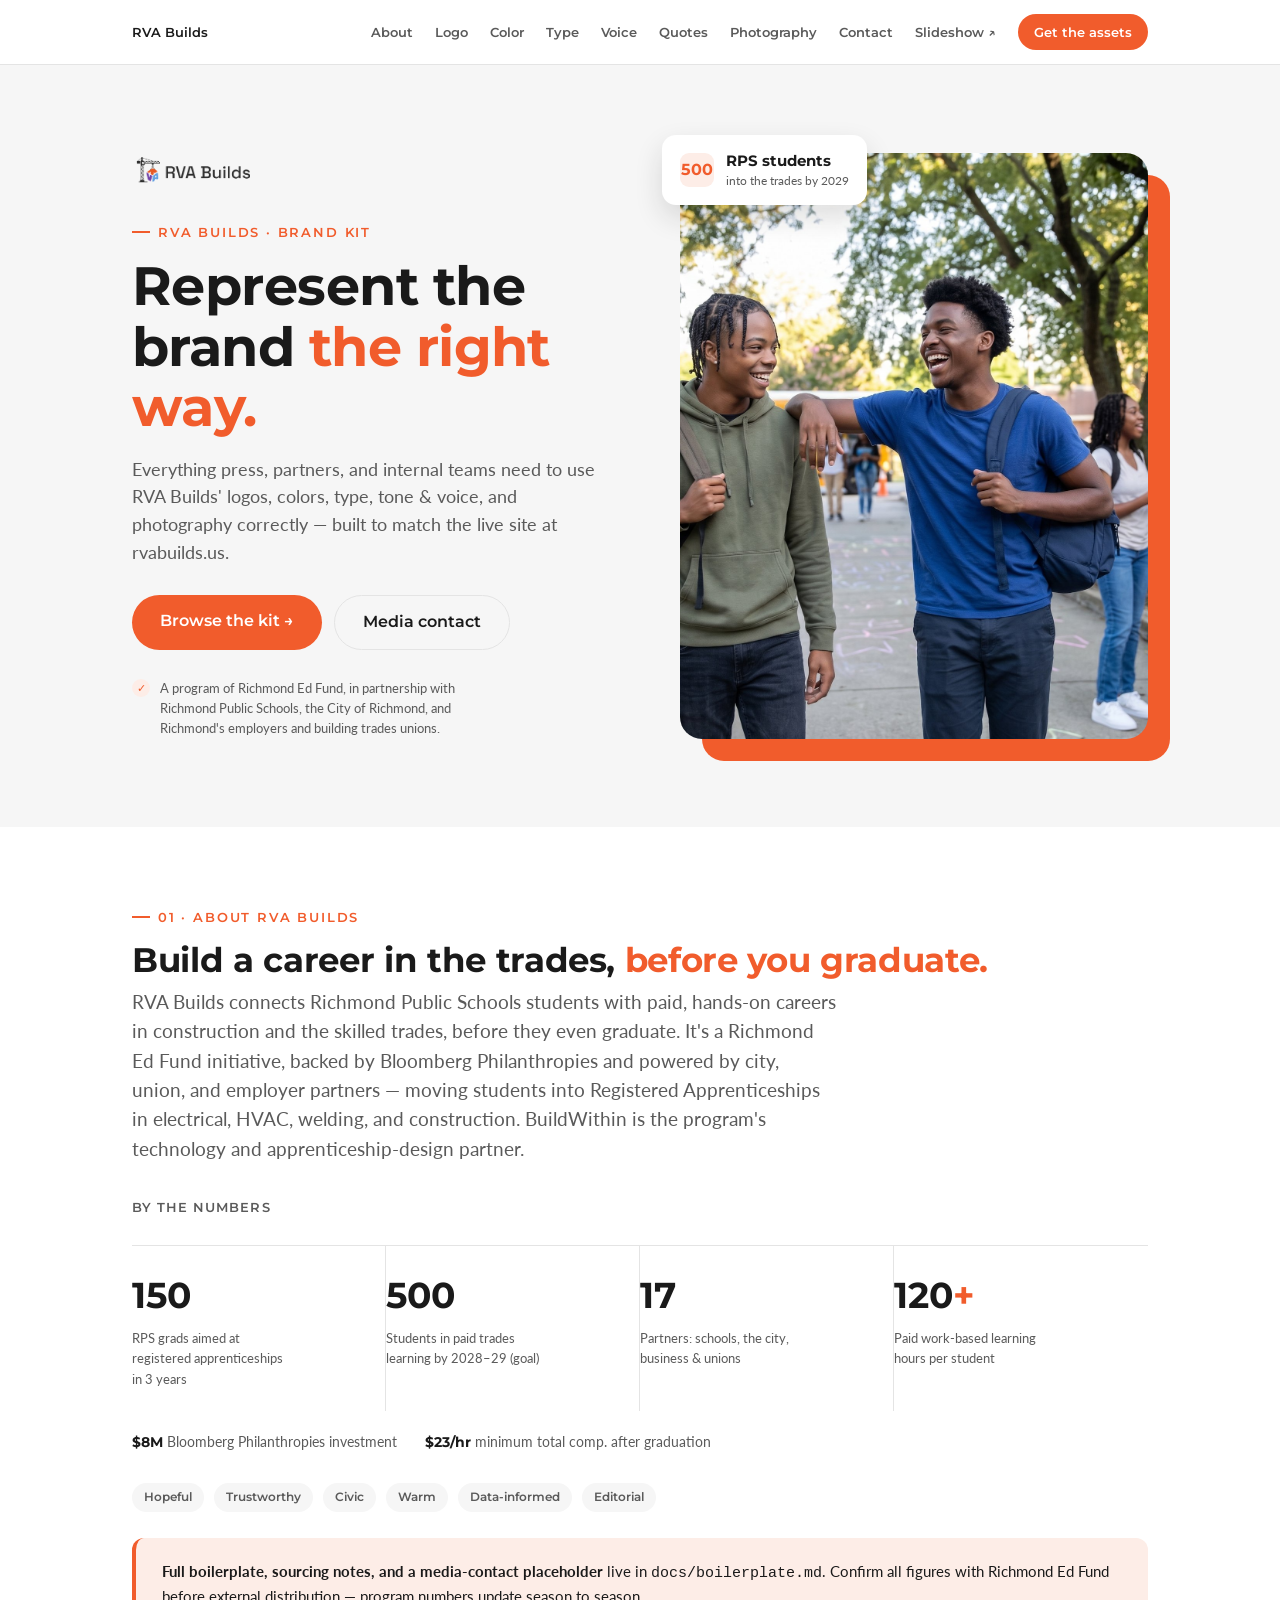
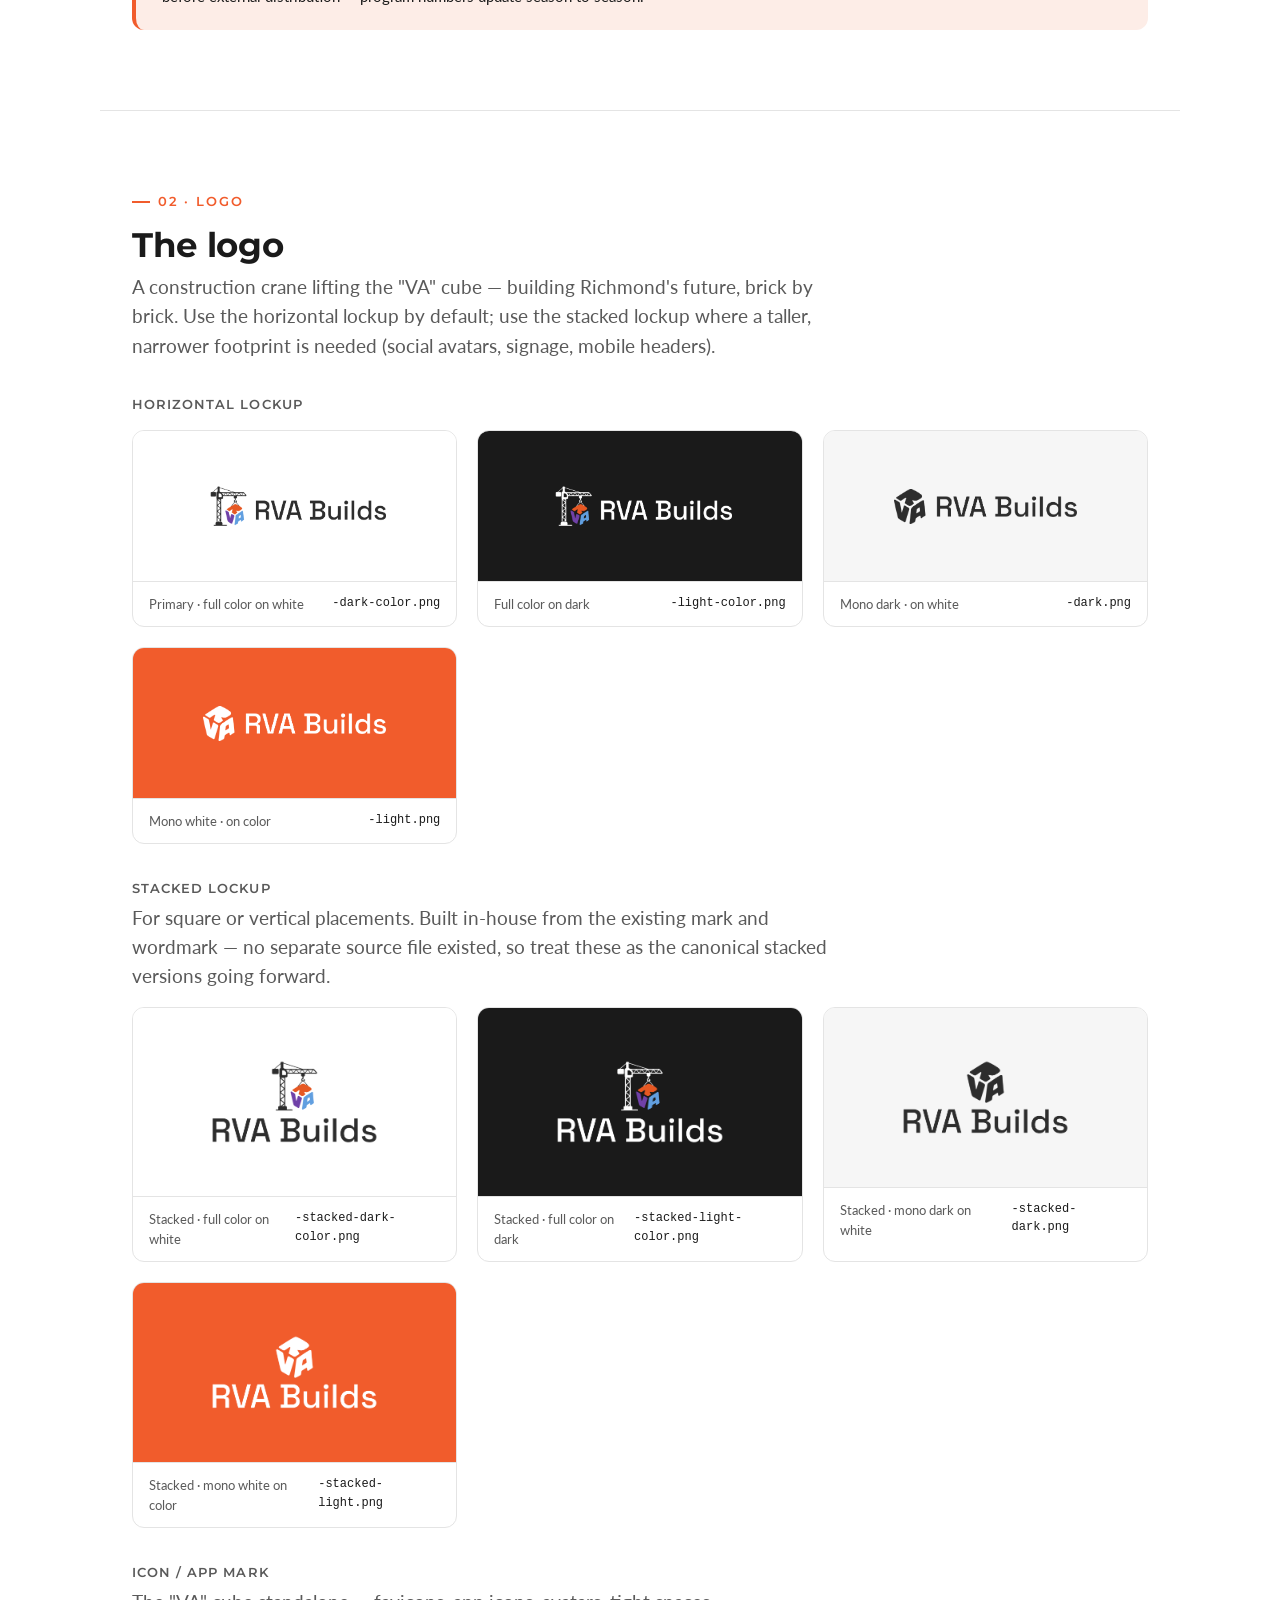
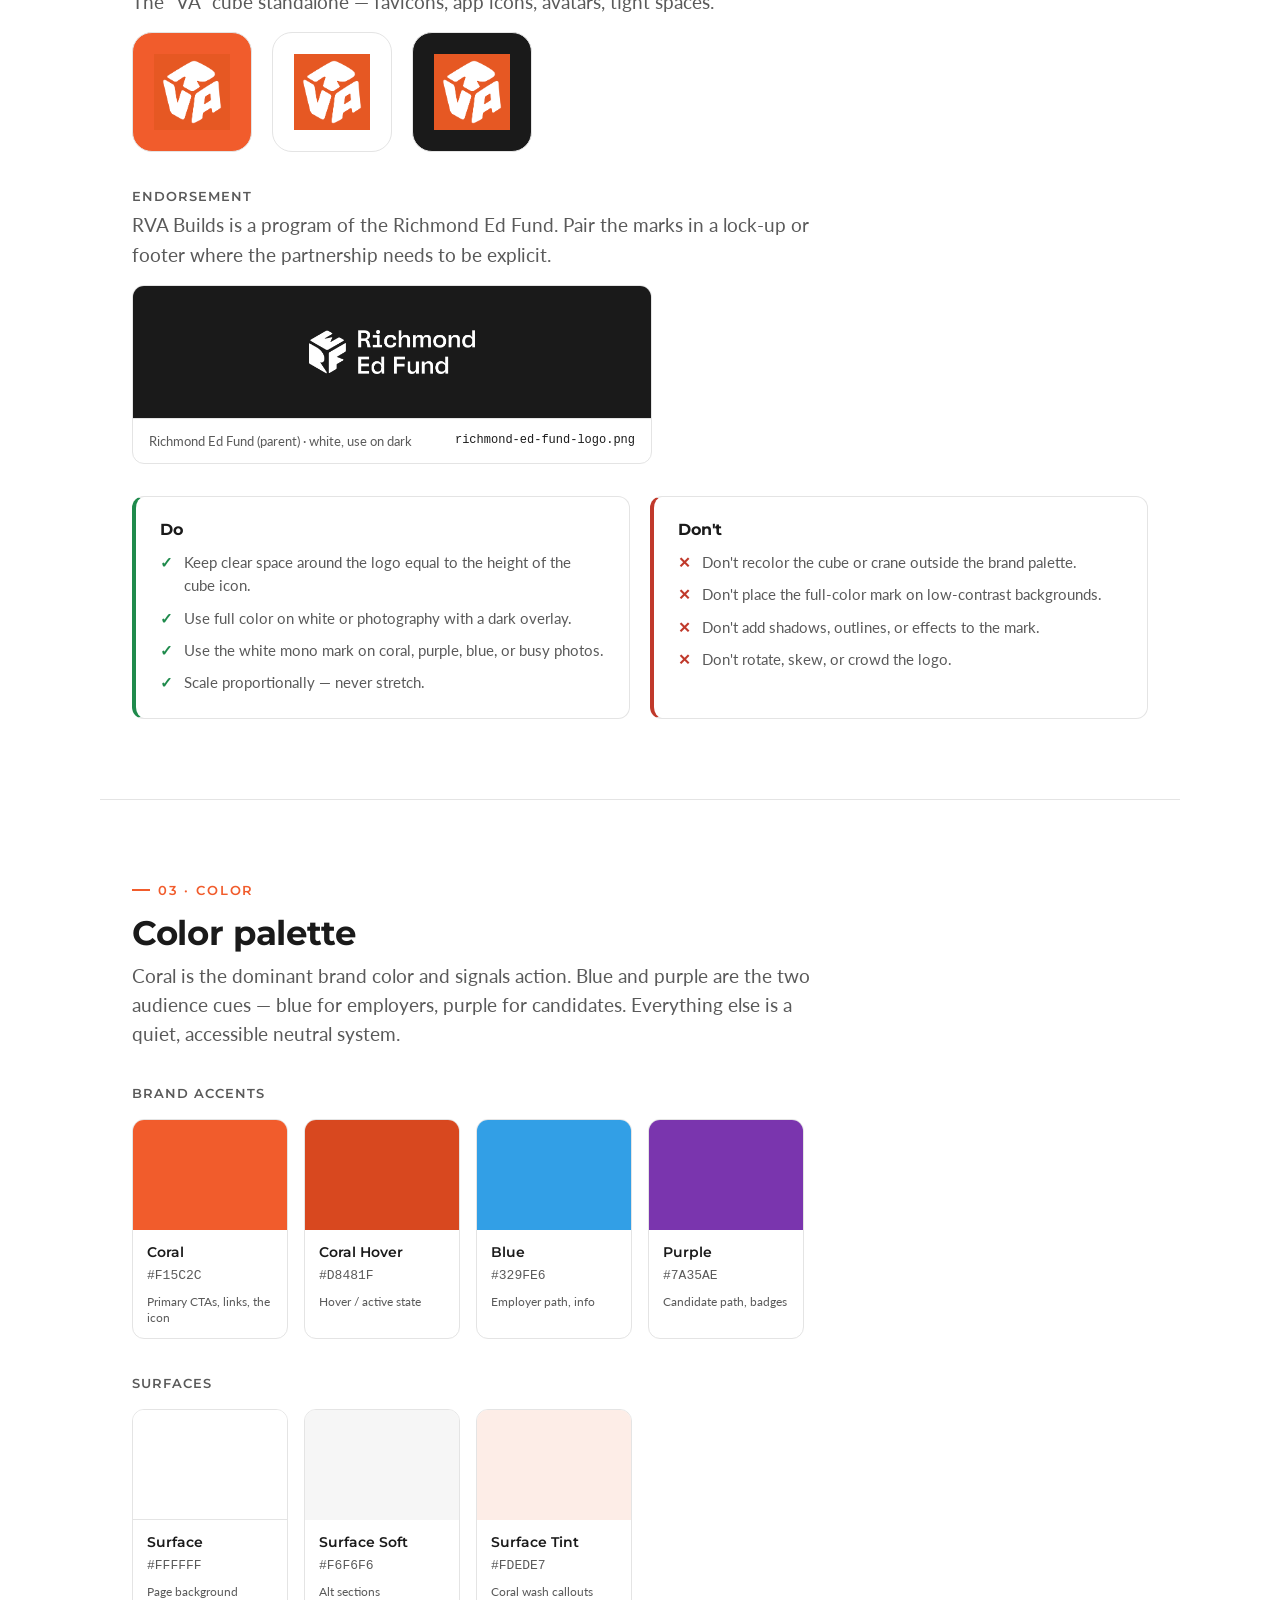
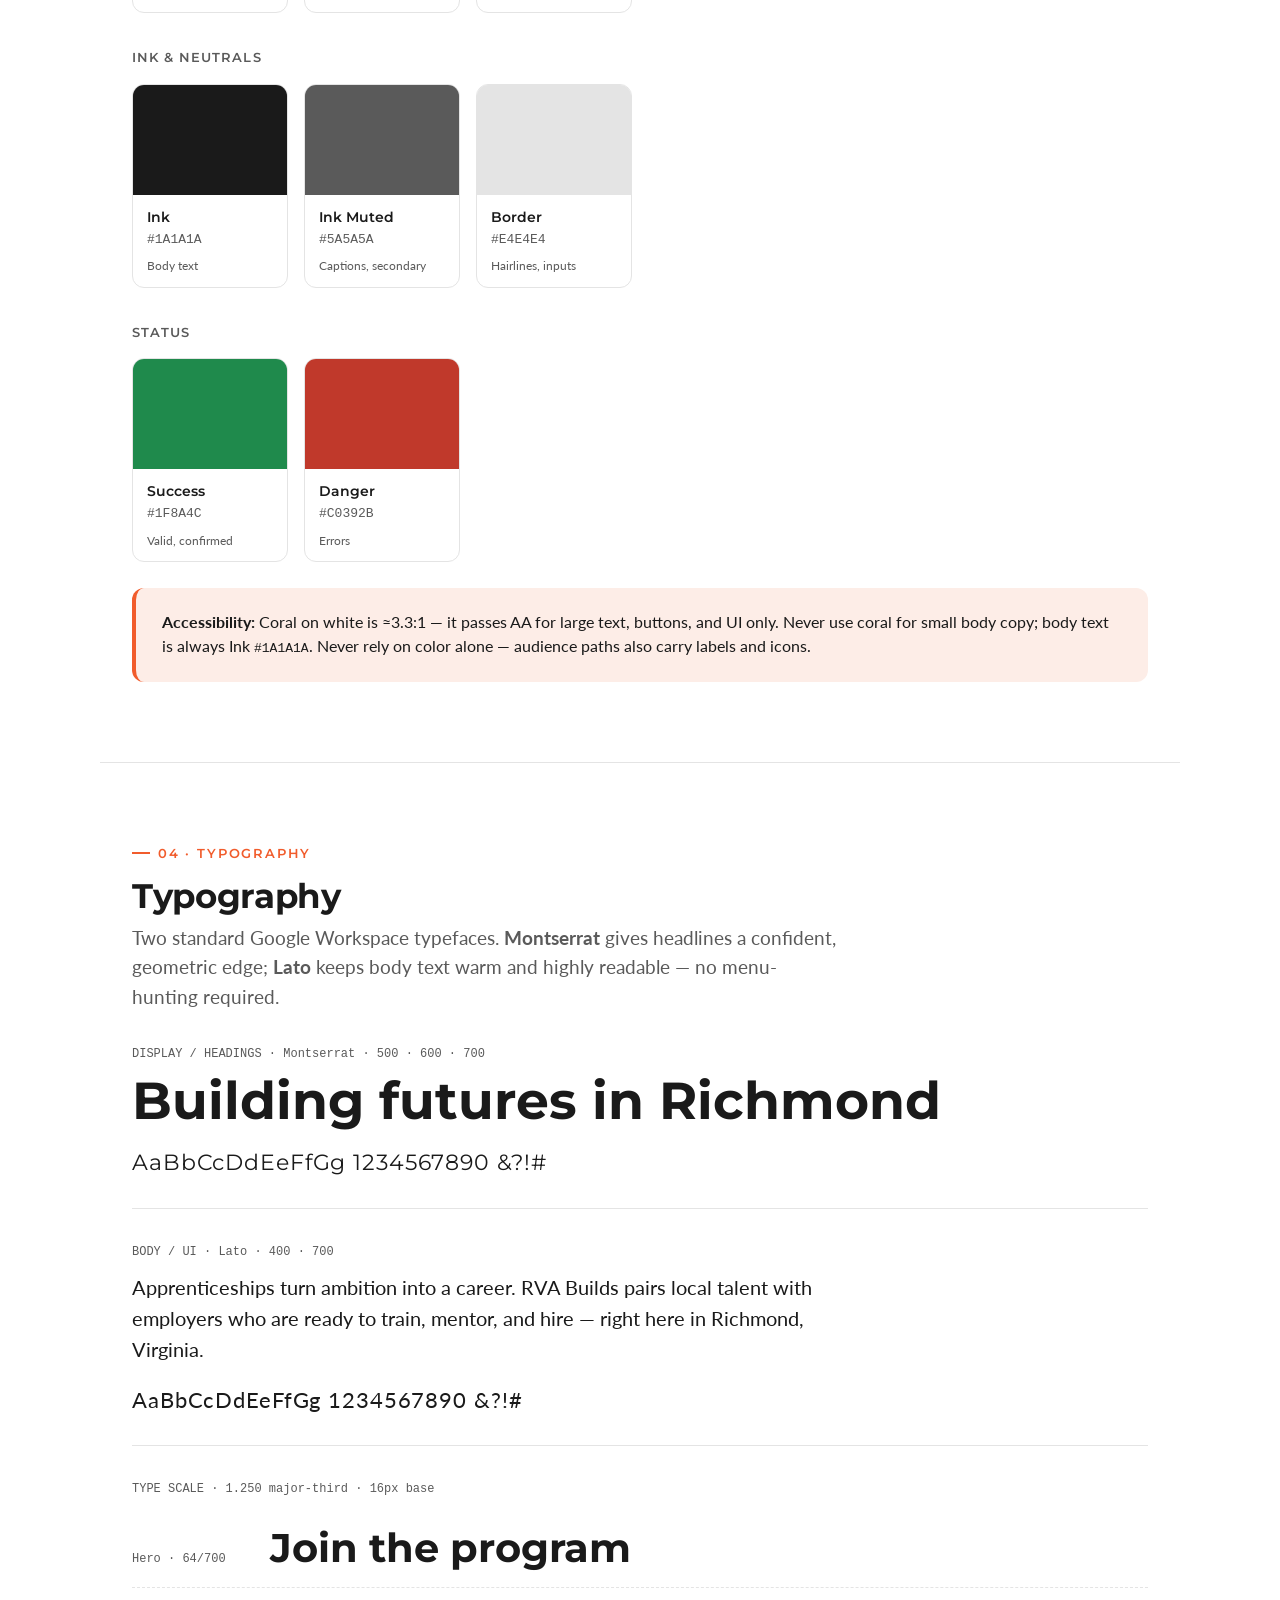
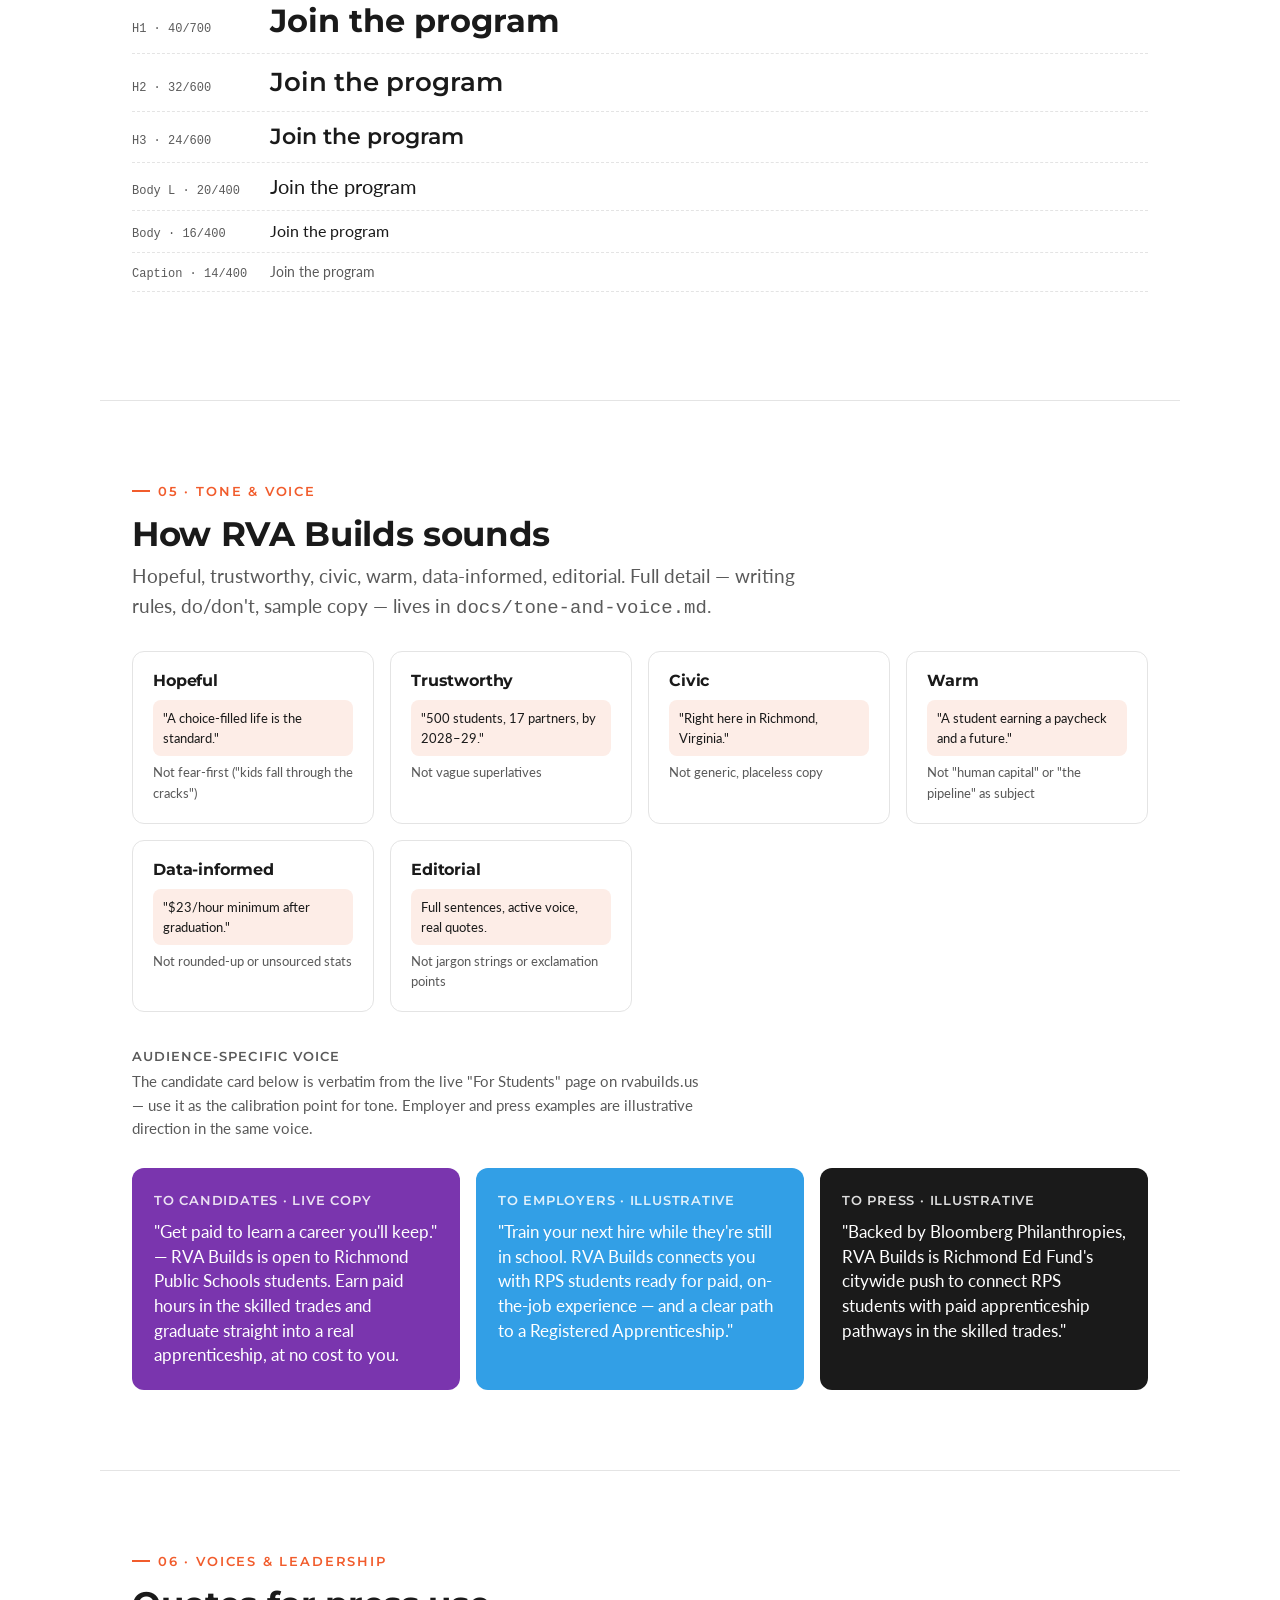
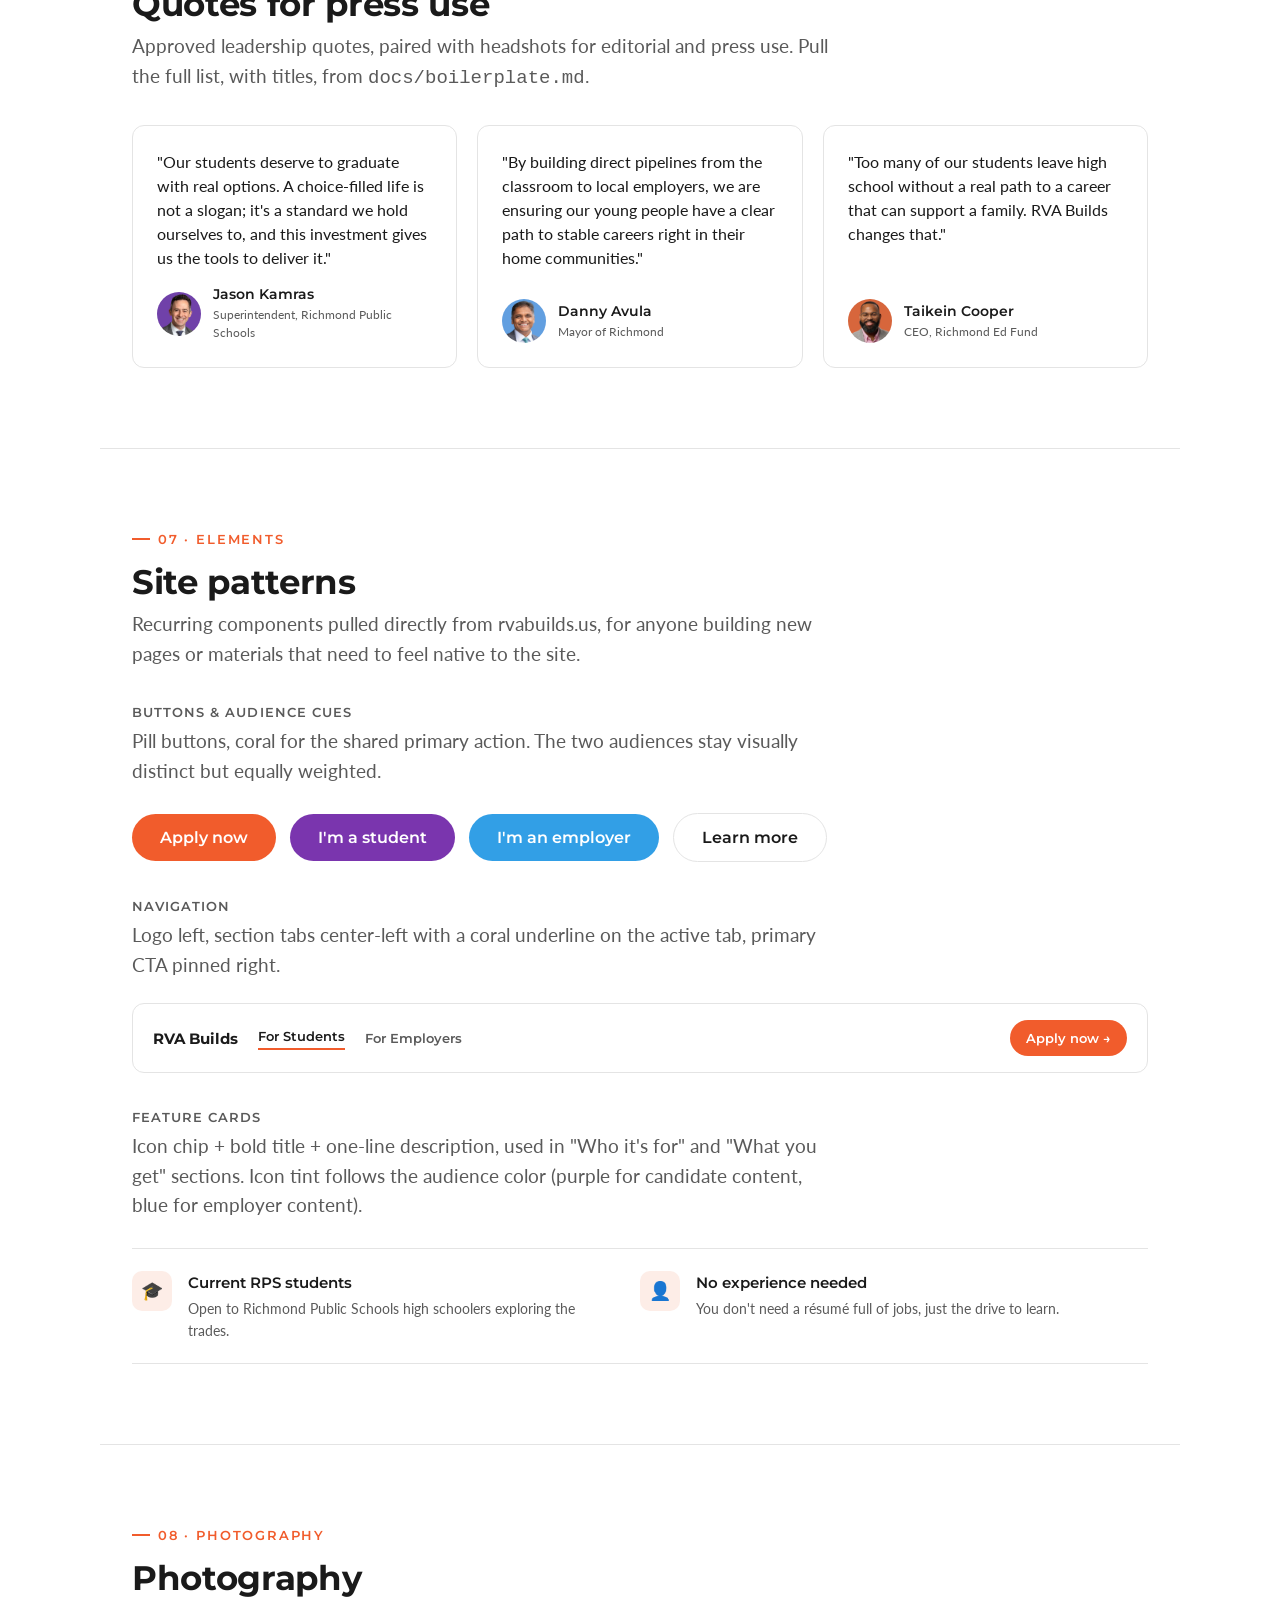
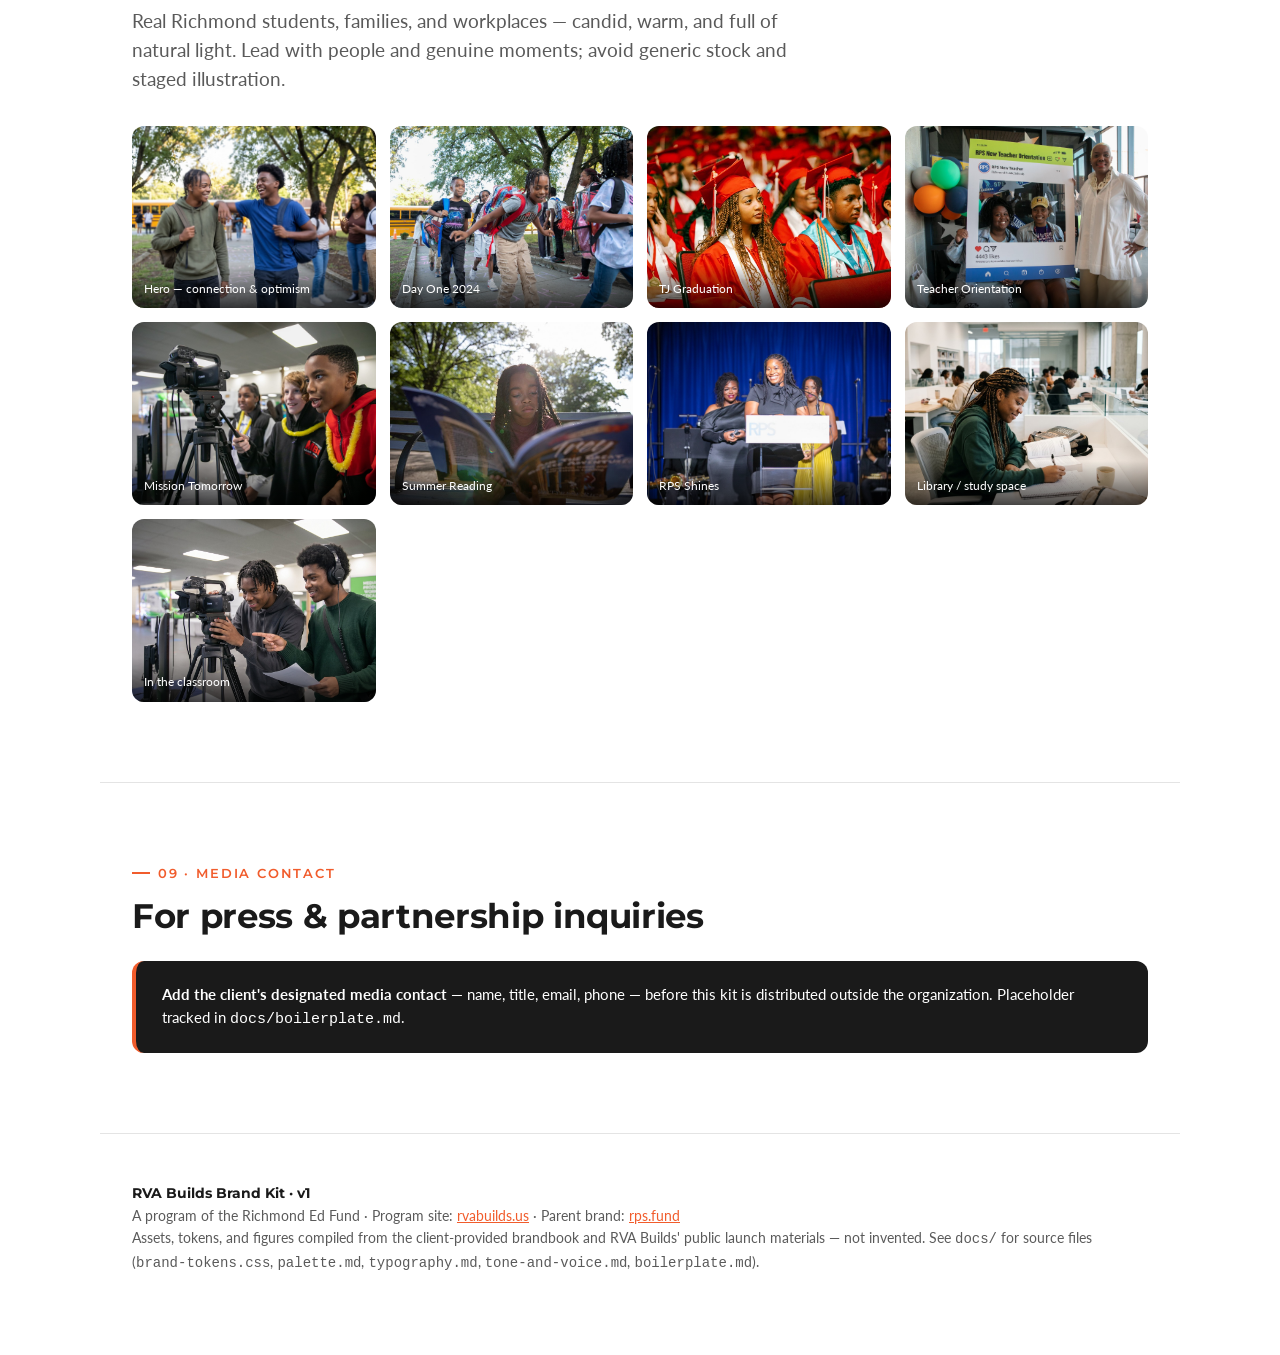
<file: media-kit/index.html>
<!DOCTYPE html>
<html lang="en">
<head>
<meta charset="UTF-8">
<meta name="viewport" content="width=device-width, initial-scale=1.0">
<title>RVA Builds — Brand Kit</title>
<meta name="description" content="RVA Builds brand kit: logos, colors, typography, tone &amp; voice, boilerplate, and photography.">
<link rel="preconnect" href="https://fonts.googleapis.com">
<link rel="preconnect" href="https://fonts.gstatic.com" crossorigin>
<link href="https://fonts.googleapis.com/css2?family=Montserrat:wght@500;600;700&family=Lato:wght@400;700&display=swap" rel="stylesheet">
<style>
  :root{
    --accent:#F15C2C; --accent-hover:#D8481F; --accent-blue:#329FE6; --accent-purple:#7A35AE;
    --surface:#FFFFFF; --surface-soft:#F6F6F6; --surface-tint:#FDEDE7;
    --ink:#1A1A1A; --ink-muted:#5A5A5A; --border:#E4E4E4;
    --success:#1F8A4C; --danger:#C0392B;
    --font-display:"Montserrat","Helvetica Neue",Arial,sans-serif;
    --font-body:"Lato","Helvetica Neue",Arial,sans-serif;
    --maxw:1080px;
  }
  *{box-sizing:border-box;margin:0;padding:0}
  html{scroll-behavior:smooth}
  body{font-family:var(--font-body);color:var(--ink);background:var(--surface);line-height:1.55;-webkit-font-smoothing:antialiased}
  h1,h2,h3,h4{font-family:var(--font-display);line-height:1.12;letter-spacing:-.01em}
  a{color:var(--accent)}
  section{max-width:var(--maxw);margin:0 auto;padding:80px 32px;border-top:1px solid var(--border)}
  section:first-of-type{border-top:none}
  .eyebrow{font-family:var(--font-display);font-weight:600;font-size:13px;letter-spacing:.14em;text-transform:uppercase;color:var(--accent);margin-bottom:14px;display:flex;align-items:center;gap:8px}
  .eyebrow::before{content:"";width:18px;height:2px;background:currentColor;display:inline-block}
  .eyebrow.purple{color:var(--accent-purple)}
  .lead{font-size:19px;color:var(--ink-muted);max-width:64ch}
  h2.title{font-size:34px;font-weight:700;margin-bottom:8px}
  .accent-text{color:var(--accent)}

  /* NAV */
  .kitnav{position:sticky;top:0;z-index:50;background:rgba(255,255,255,.9);backdrop-filter:blur(8px);border-bottom:1px solid var(--border)}
  .kitnav-inner{max-width:var(--maxw);margin:0 auto;padding:14px 32px;display:flex;gap:22px;align-items:center;overflow-x:auto;white-space:nowrap}
  .kitnav a{font-family:var(--font-display);font-size:13px;font-weight:600;color:var(--ink-muted);text-decoration:none}
  .kitnav a:hover{color:var(--accent)}
  .kitnav .brand{color:var(--ink);margin-right:auto}
  .kitnav .cta{background:var(--accent);color:#fff;padding:8px 16px;border-radius:9999px}
  .kitnav .cta:hover{background:var(--accent-hover);color:#fff}

  /* HERO — mirrors the rvabuilds.us homepage hero pattern: light bg, two columns, photo card with an offset color shape behind it and a floating stat badge */
  .hero{max-width:none;margin:0;padding:0;border:none;background:var(--surface-soft)}
  .hero-inner{max-width:var(--maxw);margin:0 auto;padding:88px 32px;display:grid;grid-template-columns:1.05fr 1fr;gap:56px;align-items:center}
  .hero img.logo{height:34px;margin-bottom:28px}
  .hero h1{font-size:clamp(36px,5.2vw,54px);font-weight:700;max-width:15ch}
  .hero p{font-size:18px;margin-top:18px;max-width:48ch;color:var(--ink-muted)}
  .hero .hero-ctas{display:flex;gap:12px;flex-wrap:wrap;margin-top:28px}
  .hero .partner-line{display:flex;gap:10px;align-items:flex-start;margin-top:28px;font-size:13px;color:var(--ink-muted);max-width:44ch}
  .hero .partner-line .check{flex:none;width:18px;height:18px;border-radius:50%;background:var(--surface-tint);color:var(--accent);display:flex;align-items:center;justify-content:center;font-size:11px;margin-top:1px}
  .hero-photo-wrap{position:relative}
  .hero-shape{position:absolute;inset:22px -22px -22px 22px;background:var(--accent);border-radius:22px;z-index:0}
  .hero-photo{position:relative;z-index:1;border-radius:22px;overflow:hidden;aspect-ratio:4/5}
  .hero-photo img{width:100%;height:100%;object-fit:cover;display:block}
  .hero-badge{position:absolute;z-index:2;top:-18px;left:-18px;background:#fff;border-radius:14px;padding:14px 18px;box-shadow:0 12px 28px rgba(26,26,26,.14);display:flex;align-items:center;gap:12px}
  .hero-badge .badge-icon{width:34px;height:34px;border-radius:9px;background:var(--surface-tint);color:var(--accent);display:flex;align-items:center;justify-content:center;font-family:var(--font-display);font-weight:700}
  .hero-badge .badge-num{font-family:var(--font-display);font-weight:700;font-size:15px;color:var(--ink)}
  .hero-badge .badge-label{font-size:12px;color:var(--ink-muted)}

  /* STATS — the "by the numbers" underline-row pattern used across rvabuilds.us */
  .stat-row{display:grid;grid-template-columns:repeat(auto-fit,minmax(160px,1fr));border-top:1px solid var(--border);margin-top:28px}
  .stat-cell{padding:22px 20px 22px 0;border-right:1px solid var(--border)}
  .stat-cell:last-child{border-right:none}
  .stat-cell .num{font-family:var(--font-display);font-weight:700;font-size:36px}
  .stat-cell .num .plus{color:var(--accent)}
  .stat-cell .label{font-size:13px;color:var(--ink-muted);margin-top:4px;max-width:20ch}
  .stat-mini-row{display:flex;gap:28px;flex-wrap:wrap;margin-top:20px}
  .stat-mini{font-size:14px;color:var(--ink-muted)}
  .stat-mini strong{font-family:var(--font-display);color:var(--ink)}
  .tag-pill{display:inline-block;font-family:var(--font-display);font-size:12px;font-weight:600;padding:5px 12px;border-radius:9999px;background:var(--surface-soft);color:var(--ink-muted);margin:4px 6px 0 0}

  @media(max-width:760px){
    .hero-inner{grid-template-columns:1fr}
    .hero-photo-wrap{order:-1}
  }

  /* LOGOS */
  .group-label{font-family:var(--font-display);font-weight:600;font-size:13px;letter-spacing:.08em;text-transform:uppercase;color:var(--ink-muted);margin:34px 0 4px}
  .logo-grid{display:grid;grid-template-columns:repeat(auto-fit,minmax(280px,1fr));gap:20px;margin-top:16px}
  .logo-card{border:1px solid var(--border);border-radius:12px;overflow:hidden}
  .logo-stage{display:flex;align-items:center;justify-content:center;padding:44px;min-height:150px}
  .logo-stage img{max-width:78%;max-height:80px;object-fit:contain}
  .logo-stage.stacked img{max-height:140px}
  .on-light{background:var(--surface)}
  .on-soft{background:var(--surface-soft)}
  .on-dark{background:var(--ink)}
  .on-coral{background:var(--accent)}
  .logo-label{padding:12px 16px;font-size:13px;color:var(--ink-muted);border-top:1px solid var(--border);display:flex;justify-content:space-between;gap:10px}
  .logo-label code{font-family:ui-monospace,Menlo,Consolas,monospace;font-size:12px;color:var(--ink)}
  .icon-row{display:flex;gap:20px;flex-wrap:wrap;margin-top:16px;align-items:center}
  .icon-chip{width:120px;height:120px;border-radius:20px;display:flex;align-items:center;justify-content:center;border:1px solid var(--border)}
  .icon-chip img{width:76px;height:76px}

  .two-col{display:grid;grid-template-columns:1fr 1fr;gap:20px;margin-top:32px}
  .rule-card{border:1px solid var(--border);border-radius:12px;padding:24px}
  .rule-card h4{font-size:16px;margin-bottom:12px}
  .do{border-left:4px solid var(--success)}
  .dont{border-left:4px solid var(--danger)}
  .rule-card ul{list-style:none;display:flex;flex-direction:column;gap:9px}
  .rule-card li{font-size:15px;color:var(--ink-muted);padding-left:24px;position:relative}
  .do li::before{content:"✓";position:absolute;left:0;color:var(--success);font-weight:700}
  .dont li::before{content:"✕";position:absolute;left:0;color:var(--danger);font-weight:700}

  /* COLORS */
  .swatches{display:grid;grid-template-columns:repeat(auto-fill,minmax(150px,1fr));gap:16px;margin-top:16px}
  .swatch{border-radius:12px;overflow:hidden;border:1px solid var(--border)}
  .swatch .chip{height:110px}
  .swatch .info{padding:12px 14px}
  .swatch .name{font-family:var(--font-display);font-weight:600;font-size:14px}
  .swatch .hex{font-family:ui-monospace,Menlo,Consolas,monospace;font-size:13px;color:var(--ink-muted);margin-top:2px}
  .swatch .use{font-size:12px;color:var(--ink-muted);margin-top:8px;line-height:1.35}

  /* TYPE */
  .type-block{margin-top:34px;padding-bottom:28px;border-bottom:1px solid var(--border)}
  .type-block:last-child{border-bottom:none}
  .type-meta{font-family:ui-monospace,Menlo,Consolas,monospace;font-size:12px;color:var(--ink-muted);margin-bottom:10px}
  .specimen-display{font-family:var(--font-display)}
  .specimen-body{font-family:var(--font-body)}
  .glyphs{font-size:22px;letter-spacing:.04em;color:var(--ink);word-break:break-word}
  .scale-row{display:flex;align-items:baseline;gap:18px;flex-wrap:wrap;padding:8px 0;border-bottom:1px dashed var(--border)}
  .scale-row .tag{font-family:ui-monospace,Menlo,monospace;font-size:12px;color:var(--ink-muted);width:120px;flex:none}

  /* VOICE */
  .voice-grid{display:grid;grid-template-columns:repeat(auto-fit,minmax(230px,1fr));gap:16px;margin-top:28px}
  .voice-card{border:1px solid var(--border);border-radius:12px;padding:20px}
  .voice-card h4{font-size:16px;margin-bottom:6px}
  .voice-card .sounds{margin-top:10px;font-size:13px;color:var(--ink);background:var(--surface-tint);border-radius:8px;padding:8px 10px}
  .voice-card .not{margin-top:6px;font-size:13px;color:var(--ink-muted)}
  .audience-row{display:grid;grid-template-columns:repeat(auto-fit,minmax(260px,1fr));gap:16px;margin-top:28px}
  .audience-card{border-radius:12px;padding:22px;color:#fff}
  .audience-card .aud-label{font-family:var(--font-display);font-weight:600;font-size:13px;letter-spacing:.06em;text-transform:uppercase;opacity:.85;margin-bottom:10px}
  .audience-card blockquote{font-size:17px;line-height:1.45}
  .aud-candidate{background:var(--accent-purple)}
  .aud-employer{background:var(--accent-blue)}
  .aud-press{background:var(--ink)}

  /* QUOTES */
  .quote-grid{display:grid;grid-template-columns:repeat(auto-fit,minmax(280px,1fr));gap:20px;margin-top:32px}
  .quote-card{border:1px solid var(--border);border-radius:12px;padding:24px;display:flex;flex-direction:column;gap:14px}
  .quote-card blockquote{font-size:16px;color:var(--ink);line-height:1.5}
  .quote-person{display:flex;align-items:center;gap:12px;margin-top:auto}
  .quote-person img{width:44px;height:44px;border-radius:50%;object-fit:cover}
  .quote-person .qname{font-family:var(--font-display);font-weight:600;font-size:14px}
  .quote-person .qrole{font-size:12px;color:var(--ink-muted)}

  /* PHOTOGRAPHY */
  .photo-grid{display:grid;grid-template-columns:repeat(auto-fill,minmax(220px,1fr));gap:14px;margin-top:32px}
  .photo{border-radius:12px;overflow:hidden;aspect-ratio:4/3;position:relative;background:var(--surface-soft)}
  .photo img{width:100%;height:100%;object-fit:cover;display:block;transition:transform .5s cubic-bezier(.22,1,.36,1)}
  .photo:hover img{transform:scale(1.04)}
  .photo span{position:absolute;left:0;right:0;bottom:0;padding:16px 12px 10px;font-size:12px;color:#fff;background:linear-gradient(transparent,rgba(0,0,0,.7))}

  /* COMPONENTS */
  .btn-row{display:flex;gap:14px;flex-wrap:wrap;margin-top:28px;align-items:center}
  .btn{font-family:var(--font-display);font-weight:600;font-size:16px;padding:14px 28px;border-radius:9999px;border:none;cursor:pointer}
  .btn-primary{background:var(--accent);color:#fff}
  .btn-candidate{background:var(--accent-purple);color:#fff}
  .btn-employer{background:var(--accent-blue);color:#fff}
  .btn-ghost{background:transparent;color:var(--ink);border:1.5px solid var(--border)}

  /* Feature card — the icon-chip pattern used in "Who it's for" / "What you get" on rvabuilds.us */
  .feature-grid{display:grid;grid-template-columns:repeat(auto-fit,minmax(240px,1fr));margin-top:28px;border-top:1px solid var(--border)}
  .feature-card{padding:22px 24px 22px 0;border-bottom:1px solid var(--border);display:flex;gap:16px}
  .feature-icon{flex:none;width:40px;height:40px;border-radius:10px;background:var(--surface-tint);color:var(--accent-purple);display:flex;align-items:center;justify-content:center;font-size:18px}
  .feature-card h5{font-family:var(--font-display);font-size:15px;font-weight:600;margin-bottom:4px}
  .feature-card p{font-size:14px;color:var(--ink-muted)}

  /* Mini nav mockup — documents the site's own nav pattern (logo + tabs + CTA pill) */
  .nav-mock{margin-top:24px;border:1px solid var(--border);border-radius:12px;padding:16px 20px;display:flex;align-items:center;gap:20px}
  .nav-mock .nav-logo{font-family:var(--font-display);font-weight:700;font-size:15px}
  .nav-mock .nav-tab{font-family:var(--font-display);font-size:13px;font-weight:600;color:var(--ink-muted)}
  .nav-mock .nav-tab.active{color:var(--ink);border-bottom:2px solid var(--accent);padding-bottom:2px}
  .nav-mock .nav-cta{margin-left:auto;background:var(--accent);color:#fff;font-family:var(--font-display);font-weight:600;font-size:13px;padding:8px 16px;border-radius:9999px}

  .callout{margin-top:26px;background:var(--surface-tint);border-radius:12px;padding:22px 26px;border-left:4px solid var(--accent)}
  .callout.dark{background:var(--ink);color:#fff;border-left-color:var(--accent)}
  .callout p{font-size:15px}

  footer{max-width:var(--maxw);margin:0 auto;padding:48px 32px 90px;color:var(--ink-muted);font-size:14px;border-top:1px solid var(--border)}

  @media(max-width:640px){
    .two-col{grid-template-columns:1fr}
    section{padding:56px 22px}
  }
</style>
</head>
<body>

<nav class="kitnav">
  <div class="kitnav-inner">
    <a class="brand" href="#top">RVA Builds</a>
    <a href="#about">About</a>
    <a href="#logo">Logo</a>
    <a href="#color">Color</a>
    <a href="#type">Type</a>
    <a href="#voice">Voice</a>
    <a href="#quotes">Quotes</a>
    <a href="#photography">Photography</a>
    <a href="#contact">Contact</a>
    <a href="slides.html">Slideshow ↗</a>
    <a class="cta" href="#logo">Get the assets</a>
  </div>
</nav>

<!-- HERO — mirrors the rvabuilds.us homepage hero: eyebrow, two-tone headline, CTAs, partner line, and a photo card with an offset color shape + floating stat badge -->
<header class="hero" id="top">
  <div class="hero-inner">
    <div class="hero-copy">
      <img class="logo" src="assets/logos/horizontal/rva-builds-logo-dark-color.png" alt="RVA Builds logo">
      <div class="eyebrow">RVA Builds · Brand Kit</div>
      <h1>Represent the brand <span class="accent-text">the right way.</span></h1>
      <p>Everything press, partners, and internal teams need to use RVA Builds' logos, colors, type, tone &amp; voice, and photography correctly — built to match the live site at rvabuilds.us.</p>
      <div class="hero-ctas">
        <a class="btn btn-primary" href="#logo" style="text-decoration:none;display:inline-block">Browse the kit →</a>
        <a class="btn btn-ghost" href="#contact" style="text-decoration:none;display:inline-block">Media contact</a>
      </div>
      <div class="partner-line">
        <span class="check">✓</span>
        <span>A program of Richmond Ed Fund, in partnership with Richmond Public Schools, the City of Richmond, and Richmond's employers and building trades unions.</span>
      </div>
    </div>
    <div class="hero-photo-wrap">
      <div class="hero-shape"></div>
      <div class="hero-photo"><img src="assets/photography/hero-connection.jpg" alt="Two RVA Builds students"></div>
      <div class="hero-badge">
        <div class="badge-icon">500</div>
        <div><div class="badge-num">RPS students</div><div class="badge-label">into the trades by 2029</div></div>
      </div>
    </div>
  </div>
</header>

<!-- ABOUT / KEY FACTS -->
<section id="about">
  <div class="eyebrow">01 · About RVA Builds</div>
  <h2 class="title">Build a career in the trades, <span class="accent-text">before you graduate.</span></h2>
  <p class="lead">RVA Builds connects Richmond Public Schools students with paid, hands-on careers in construction and the skilled trades, before they even graduate. It's a Richmond Ed Fund initiative, backed by Bloomberg Philanthropies and powered by city, union, and employer partners — moving students into Registered Apprenticeships in electrical, HVAC, welding, and construction. BuildWithin is the program's technology and apprenticeship-design partner.</p>

  <div class="group-label">By the numbers</div>
  <div class="stat-row">
    <div class="stat-cell"><div class="num">150</div><div class="label">RPS grads aimed at registered apprenticeships in 3 years</div></div>
    <div class="stat-cell"><div class="num">500</div><div class="label">Students in paid trades learning by 2028–29 (goal)</div></div>
    <div class="stat-cell"><div class="num">17</div><div class="label">Partners: schools, the city, business &amp; unions</div></div>
    <div class="stat-cell"><div class="num">120<span class="plus">+</span></div><div class="label">Paid work-based learning hours per student</div></div>
  </div>
  <div class="stat-mini-row">
    <div class="stat-mini"><strong>$8M</strong> Bloomberg Philanthropies investment</div>
    <div class="stat-mini"><strong>$23/hr</strong> minimum total comp. after graduation</div>
  </div>

  <div style="margin-top:26px">
    <span class="tag-pill">Hopeful</span>
    <span class="tag-pill">Trustworthy</span>
    <span class="tag-pill">Civic</span>
    <span class="tag-pill">Warm</span>
    <span class="tag-pill">Data-informed</span>
    <span class="tag-pill">Editorial</span>
  </div>

  <div class="callout">
    <p><strong>Full boilerplate, sourcing notes, and a media-contact placeholder</strong> live in <code>docs/boilerplate.md</code>. Confirm all figures with Richmond Ed Fund before external distribution — program numbers update season to season.</p>
  </div>
</section>

<!-- LOGO -->
<section id="logo">
  <div class="eyebrow">02 · Logo</div>
  <h2 class="title">The logo</h2>
  <p class="lead">A construction crane lifting the "VA" cube — building Richmond's future, brick by brick. Use the horizontal lockup by default; use the stacked lockup where a taller, narrower footprint is needed (social avatars, signage, mobile headers).</p>

  <div class="group-label">Horizontal lockup</div>
  <div class="logo-grid">
    <div class="logo-card">
      <div class="logo-stage on-light"><img src="assets/logos/horizontal/rva-builds-logo-dark-color.png" alt="RVA Builds horizontal, full color, on light background"></div>
      <div class="logo-label"><span>Primary · full color on white</span><code>-dark-color.png</code></div>
    </div>
    <div class="logo-card">
      <div class="logo-stage on-dark"><img src="assets/logos/horizontal/rva-builds-logo-light-color.png" alt="RVA Builds horizontal, full color, on dark background"></div>
      <div class="logo-label"><span>Full color on dark</span><code>-light-color.png</code></div>
    </div>
    <div class="logo-card">
      <div class="logo-stage on-soft"><img src="assets/logos/horizontal/rva-builds-logo-dark.png" alt="RVA Builds horizontal, mono dark, on light background"></div>
      <div class="logo-label"><span>Mono dark · on white</span><code>-dark.png</code></div>
    </div>
    <div class="logo-card">
      <div class="logo-stage on-coral"><img src="assets/logos/horizontal/rva-builds-logo-light.png" alt="RVA Builds horizontal, mono white, on coral background"></div>
      <div class="logo-label"><span>Mono white · on color</span><code>-light.png</code></div>
    </div>
  </div>

  <div class="group-label">Stacked lockup</div>
  <p class="lead" style="margin-top:0">For square or vertical placements. Built in-house from the existing mark and wordmark — no separate source file existed, so treat these as the canonical stacked versions going forward.</p>
  <div class="logo-grid">
    <div class="logo-card">
      <div class="logo-stage stacked on-light"><img src="assets/logos/stacked/rva-builds-logo-stacked-dark-color.png" alt="RVA Builds stacked, full color, on light background"></div>
      <div class="logo-label"><span>Stacked · full color on white</span><code>-stacked-dark-color.png</code></div>
    </div>
    <div class="logo-card">
      <div class="logo-stage stacked on-dark"><img src="assets/logos/stacked/rva-builds-logo-stacked-light-color.png" alt="RVA Builds stacked, full color, on dark background"></div>
      <div class="logo-label"><span>Stacked · full color on dark</span><code>-stacked-light-color.png</code></div>
    </div>
    <div class="logo-card">
      <div class="logo-stage stacked on-soft"><img src="assets/logos/stacked/rva-builds-logo-stacked-dark.png" alt="RVA Builds stacked, mono dark, on light background"></div>
      <div class="logo-label"><span>Stacked · mono dark on white</span><code>-stacked-dark.png</code></div>
    </div>
    <div class="logo-card">
      <div class="logo-stage stacked on-coral"><img src="assets/logos/stacked/rva-builds-logo-stacked-light.png" alt="RVA Builds stacked, mono white, on coral background"></div>
      <div class="logo-label"><span>Stacked · mono white on color</span><code>-stacked-light.png</code></div>
    </div>
  </div>

  <div class="group-label">Icon / app mark</div>
  <p class="lead" style="margin-top:0">The "VA" cube standalone — favicons, app icons, avatars, tight spaces.</p>
  <div class="icon-row">
    <div class="icon-chip on-coral"><img src="assets/logos/icon/rva-builds-icon.png" alt="RVA icon on coral"></div>
    <div class="icon-chip on-light" style="background:#fff"><img src="assets/logos/icon/rva-builds-icon.png" alt="RVA icon"></div>
    <div class="icon-chip on-dark"><img src="assets/logos/icon/rva-builds-icon.png" alt="RVA icon on dark"></div>
  </div>

  <div class="group-label">Endorsement</div>
  <p class="lead" style="margin-top:0">RVA Builds is a program of the Richmond Ed Fund. Pair the marks in a lock-up or footer where the partnership needs to be explicit.</p>
  <div class="logo-card" style="margin-top:16px;max-width:520px">
    <div class="logo-stage on-dark" style="min-height:120px"><img src="assets/logos/partner/richmond-ed-fund-logo.png" alt="Richmond Ed Fund logo" style="max-height:44px"></div>
    <div class="logo-label"><span>Richmond Ed Fund (parent) · white, use on dark</span><code>richmond-ed-fund-logo.png</code></div>
  </div>

  <div class="two-col">
    <div class="rule-card do">
      <h4>Do</h4>
      <ul>
        <li>Keep clear space around the logo equal to the height of the cube icon.</li>
        <li>Use full color on white or photography with a dark overlay.</li>
        <li>Use the white mono mark on coral, purple, blue, or busy photos.</li>
        <li>Scale proportionally — never stretch.</li>
      </ul>
    </div>
    <div class="rule-card dont">
      <h4>Don't</h4>
      <ul>
        <li>Don't recolor the cube or crane outside the brand palette.</li>
        <li>Don't place the full-color mark on low-contrast backgrounds.</li>
        <li>Don't add shadows, outlines, or effects to the mark.</li>
        <li>Don't rotate, skew, or crowd the logo.</li>
      </ul>
    </div>
  </div>
</section>

<!-- COLOR -->
<section id="color">
  <div class="eyebrow">03 · Color</div>
  <h2 class="title">Color palette</h2>
  <p class="lead">Coral is the dominant brand color and signals action. Blue and purple are the two audience cues — blue for employers, purple for candidates. Everything else is a quiet, accessible neutral system.</p>

  <div class="group-label">Brand accents</div>
  <div class="swatches">
    <div class="swatch"><div class="chip" style="background:#F15C2C"></div><div class="info"><div class="name">Coral</div><div class="hex">#F15C2C</div><div class="use">Primary CTAs, links, the icon</div></div></div>
    <div class="swatch"><div class="chip" style="background:#D8481F"></div><div class="info"><div class="name">Coral Hover</div><div class="hex">#D8481F</div><div class="use">Hover / active state</div></div></div>
    <div class="swatch"><div class="chip" style="background:#329FE6"></div><div class="info"><div class="name">Blue</div><div class="hex">#329FE6</div><div class="use">Employer path, info</div></div></div>
    <div class="swatch"><div class="chip" style="background:#7A35AE"></div><div class="info"><div class="name">Purple</div><div class="hex">#7A35AE</div><div class="use">Candidate path, badges</div></div></div>
  </div>

  <div class="group-label">Surfaces</div>
  <div class="swatches">
    <div class="swatch"><div class="chip" style="background:#FFFFFF;border-bottom:1px solid var(--border)"></div><div class="info"><div class="name">Surface</div><div class="hex">#FFFFFF</div><div class="use">Page background</div></div></div>
    <div class="swatch"><div class="chip" style="background:#F6F6F6"></div><div class="info"><div class="name">Surface Soft</div><div class="hex">#F6F6F6</div><div class="use">Alt sections</div></div></div>
    <div class="swatch"><div class="chip" style="background:#FDEDE7"></div><div class="info"><div class="name">Surface Tint</div><div class="hex">#FDEDE7</div><div class="use">Coral wash callouts</div></div></div>
  </div>

  <div class="group-label">Ink &amp; neutrals</div>
  <div class="swatches">
    <div class="swatch"><div class="chip" style="background:#1A1A1A"></div><div class="info"><div class="name">Ink</div><div class="hex">#1A1A1A</div><div class="use">Body text</div></div></div>
    <div class="swatch"><div class="chip" style="background:#5A5A5A"></div><div class="info"><div class="name">Ink Muted</div><div class="hex">#5A5A5A</div><div class="use">Captions, secondary</div></div></div>
    <div class="swatch"><div class="chip" style="background:#E4E4E4"></div><div class="info"><div class="name">Border</div><div class="hex">#E4E4E4</div><div class="use">Hairlines, inputs</div></div></div>
  </div>

  <div class="group-label">Status</div>
  <div class="swatches">
    <div class="swatch"><div class="chip" style="background:#1F8A4C"></div><div class="info"><div class="name">Success</div><div class="hex">#1F8A4C</div><div class="use">Valid, confirmed</div></div></div>
    <div class="swatch"><div class="chip" style="background:#C0392B"></div><div class="info"><div class="name">Danger</div><div class="hex">#C0392B</div><div class="use">Errors</div></div></div>
  </div>

  <div class="callout">
    <strong>Accessibility:</strong> Coral on white is ≈3.3:1 — it passes AA for large text, buttons, and UI only. Never use coral for small body copy; body text is always Ink <code>#1A1A1A</code>. Never rely on color alone — audience paths also carry labels and icons.
  </div>
</section>

<!-- TYPOGRAPHY -->
<section id="type">
  <div class="eyebrow">04 · Typography</div>
  <h2 class="title">Typography</h2>
  <p class="lead">Two standard Google Workspace typefaces. <strong>Montserrat</strong> gives headlines a confident, geometric edge; <strong>Lato</strong> keeps body text warm and highly readable — no menu-hunting required.</p>

  <div class="type-block">
    <div class="type-meta">DISPLAY / HEADINGS · Montserrat · 500 · 600 · 700</div>
    <div class="specimen-display" style="font-size:52px;font-weight:700;line-height:1.05">Building futures in&nbsp;Richmond</div>
    <div class="specimen-display glyphs" style="margin-top:18px">AaBbCcDdEeFfGg 1234567890 &amp;?!#</div>
  </div>

  <div class="type-block">
    <div class="type-meta">BODY / UI · Lato · 400 · 700</div>
    <div class="specimen-body" style="font-size:20px;max-width:60ch">Apprenticeships turn ambition into a career. RVA Builds pairs local talent with employers who are ready to train, mentor, and hire — right here in Richmond, Virginia.</div>
    <div class="specimen-body glyphs" style="margin-top:18px">AaBbCcDdEeFfGg 1234567890 &amp;?!#</div>
  </div>

  <div class="type-block">
    <div class="type-meta">TYPE SCALE · 1.250 major-third · 16px base</div>
    <div class="scale-row"><span class="tag">Hero · 64/700</span><span class="specimen-display" style="font-size:40px;font-weight:700">Join the program</span></div>
    <div class="scale-row"><span class="tag">H1 · 40/700</span><span class="specimen-display" style="font-size:32px;font-weight:700">Join the program</span></div>
    <div class="scale-row"><span class="tag">H2 · 32/600</span><span class="specimen-display" style="font-size:26px;font-weight:600">Join the program</span></div>
    <div class="scale-row"><span class="tag">H3 · 24/600</span><span class="specimen-display" style="font-size:22px;font-weight:600">Join the program</span></div>
    <div class="scale-row"><span class="tag">Body L · 20/400</span><span class="specimen-body" style="font-size:20px">Join the program</span></div>
    <div class="scale-row"><span class="tag">Body · 16/400</span><span class="specimen-body" style="font-size:16px">Join the program</span></div>
    <div class="scale-row"><span class="tag">Caption · 14/400</span><span class="specimen-body" style="font-size:14px;color:var(--ink-muted)">Join the program</span></div>
  </div>
</section>

<!-- TONE & VOICE -->
<section id="voice">
  <div class="eyebrow">05 · Tone &amp; voice</div>
  <h2 class="title">How RVA Builds sounds</h2>
  <p class="lead">Hopeful, trustworthy, civic, warm, data-informed, editorial. Full detail — writing rules, do/don't, sample copy — lives in <code>docs/tone-and-voice.md</code>.</p>

  <div class="voice-grid">
    <div class="voice-card">
      <h4>Hopeful</h4>
      <div class="sounds">"A choice-filled life is the standard."</div>
      <div class="not">Not fear-first ("kids fall through the cracks")</div>
    </div>
    <div class="voice-card">
      <h4>Trustworthy</h4>
      <div class="sounds">"500 students, 17 partners, by 2028–29."</div>
      <div class="not">Not vague superlatives</div>
    </div>
    <div class="voice-card">
      <h4>Civic</h4>
      <div class="sounds">"Right here in Richmond, Virginia."</div>
      <div class="not">Not generic, placeless copy</div>
    </div>
    <div class="voice-card">
      <h4>Warm</h4>
      <div class="sounds">"A student earning a paycheck and a future."</div>
      <div class="not">Not "human capital" or "the pipeline" as subject</div>
    </div>
    <div class="voice-card">
      <h4>Data-informed</h4>
      <div class="sounds">"$23/hour minimum after graduation."</div>
      <div class="not">Not rounded-up or unsourced stats</div>
    </div>
    <div class="voice-card">
      <h4>Editorial</h4>
      <div class="sounds">Full sentences, active voice, real quotes.</div>
      <div class="not">Not jargon strings or exclamation points</div>
    </div>
  </div>

  <div class="group-label">Audience-specific voice</div>
  <p class="lead" style="margin-top:0;font-size:15px">The candidate card below is verbatim from the live "For Students" page on rvabuilds.us — use it as the calibration point for tone. Employer and press examples are illustrative direction in the same voice.</p>
  <div class="audience-row">
    <div class="audience-card aud-candidate">
      <div class="aud-label">To candidates · live copy</div>
      <blockquote>"Get paid to learn a career you'll keep." — RVA Builds is open to Richmond Public Schools students. Earn paid hours in the skilled trades and graduate straight into a real apprenticeship, at no cost to you.</blockquote>
    </div>
    <div class="audience-card aud-employer">
      <div class="aud-label">To employers · illustrative</div>
      <blockquote>"Train your next hire while they're still in school. RVA Builds connects you with RPS students ready for paid, on-the-job experience — and a clear path to a Registered Apprenticeship."</blockquote>
    </div>
    <div class="audience-card aud-press">
      <div class="aud-label">To press · illustrative</div>
      <blockquote>"Backed by Bloomberg Philanthropies, RVA Builds is Richmond Ed Fund's citywide push to connect RPS students with paid apprenticeship pathways in the skilled trades."</blockquote>
    </div>
  </div>
</section>

<!-- QUOTES / LEADERSHIP -->
<section id="quotes">
  <div class="eyebrow">06 · Voices &amp; leadership</div>
  <h2 class="title">Quotes for press use</h2>
  <p class="lead">Approved leadership quotes, paired with headshots for editorial and press use. Pull the full list, with titles, from <code>docs/boilerplate.md</code>.</p>

  <div class="quote-grid">
    <div class="quote-card">
      <blockquote>"Our students deserve to graduate with real options. A choice-filled life is not a slogan; it's a standard we hold ourselves to, and this investment gives us the tools to deliver it."</blockquote>
      <div class="quote-person">
        <img src="assets/people/jason-kamras.jpg" alt="Jason Kamras">
        <div><div class="qname">Jason Kamras</div><div class="qrole">Superintendent, Richmond Public Schools</div></div>
      </div>
    </div>
    <div class="quote-card">
      <blockquote>"By building direct pipelines from the classroom to local employers, we are ensuring our young people have a clear path to stable careers right in their home communities."</blockquote>
      <div class="quote-person">
        <img src="assets/people/danny-avula.jpg" alt="Danny Avula">
        <div><div class="qname">Danny Avula</div><div class="qrole">Mayor of Richmond</div></div>
      </div>
    </div>
    <div class="quote-card">
      <blockquote>"Too many of our students leave high school without a real path to a career that can support a family. RVA Builds changes that."</blockquote>
      <div class="quote-person">
        <img src="assets/people/taikein-cooper.jpg" alt="Taikein Cooper">
        <div><div class="qname">Taikein Cooper</div><div class="qrole">CEO, Richmond Ed Fund</div></div>
      </div>
    </div>
  </div>
</section>

<!-- COMPONENTS -->
<section id="components">
  <div class="eyebrow">07 · Elements</div>
  <h2 class="title">Site patterns</h2>
  <p class="lead">Recurring components pulled directly from rvabuilds.us, for anyone building new pages or materials that need to feel native to the site.</p>

  <div class="group-label">Buttons &amp; audience cues</div>
  <p class="lead" style="margin-top:0">Pill buttons, coral for the shared primary action. The two audiences stay visually distinct but equally weighted.</p>
  <div class="btn-row">
    <button class="btn btn-primary">Apply now</button>
    <button class="btn btn-candidate">I'm a student</button>
    <button class="btn btn-employer">I'm an employer</button>
    <button class="btn btn-ghost">Learn more</button>
  </div>

  <div class="group-label">Navigation</div>
  <p class="lead" style="margin-top:0">Logo left, section tabs center-left with a coral underline on the active tab, primary CTA pinned right.</p>
  <div class="nav-mock">
    <span class="nav-logo">RVA Builds</span>
    <span class="nav-tab active">For Students</span>
    <span class="nav-tab">For Employers</span>
    <span class="nav-cta">Apply now →</span>
  </div>

  <div class="group-label">Feature cards</div>
  <p class="lead" style="margin-top:0">Icon chip + bold title + one-line description, used in "Who it's for" and "What you get" sections. Icon tint follows the audience color (purple for candidate content, blue for employer content).</p>
  <div class="feature-grid">
    <div class="feature-card"><div class="feature-icon">🎓</div><div><h5>Current RPS students</h5><p>Open to Richmond Public Schools high schoolers exploring the trades.</p></div></div>
    <div class="feature-card"><div class="feature-icon">👤</div><div><h5>No experience needed</h5><p>You don't need a résumé full of jobs, just the drive to learn.</p></div></div>
  </div>
</section>

<!-- PHOTOGRAPHY -->
<section id="photography">
  <div class="eyebrow">08 · Photography</div>
  <h2 class="title">Photography</h2>
  <p class="lead">Real Richmond students, families, and workplaces — candid, warm, and full of natural light. Lead with people and genuine moments; avoid generic stock and staged illustration.</p>
  <div class="photo-grid">
    <div class="photo"><img src="assets/photography/hero-connection.jpg" alt="Two students walking and laughing"><span>Hero — connection &amp; optimism</span></div>
    <div class="photo"><img src="assets/photography/day-one-2024.jpg" alt="Kids arriving on the first day of school"><span>Day One 2024</span></div>
    <div class="photo"><img src="assets/photography/tj-grad.jpg" alt="Graduation"><span>TJ Graduation</span></div>
    <div class="photo"><img src="assets/photography/teacher-orientation.jpg" alt="Teacher orientation"><span>Teacher Orientation</span></div>
    <div class="photo"><img src="assets/photography/mission-tomorrow.jpg" alt="Mission Tomorrow event"><span>Mission Tomorrow</span></div>
    <div class="photo"><img src="assets/photography/summer-reading.jpg" alt="Summer reading"><span>Summer Reading</span></div>
    <div class="photo"><img src="assets/photography/rps-shines-event.jpg" alt="RPS Shines event"><span>RPS Shines</span></div>
    <div class="photo"><img src="assets/photography/library-study-space.jpg" alt="Library"><span>Library / study space</span></div>
    <div class="photo"><img src="assets/photography/in-the-classroom.jpg" alt="Classroom"><span>In the classroom</span></div>
  </div>
</section>

<!-- CONTACT -->
<section id="contact">
  <div class="eyebrow">09 · Media contact</div>
  <h2 class="title">For press &amp; partnership inquiries</h2>
  <div class="callout dark">
    <p><strong>Add the client's designated media contact</strong> — name, title, email, phone — before this kit is distributed outside the organization. Placeholder tracked in <code>docs/boilerplate.md</code>.</p>
  </div>
</section>

<footer>
  <strong style="font-family:var(--font-display);color:var(--ink)">RVA Builds Brand Kit · v1</strong><br>
  A program of the Richmond Ed Fund · Program site: <a href="https://rvabuilds.us/">rvabuilds.us</a> · Parent brand: <a href="https://www.rps.fund/">rps.fund</a><br>
  Assets, tokens, and figures compiled from the client-provided brandbook and RVA Builds' public launch materials — not invented. See <code>docs/</code> for source files (<code>brand-tokens.css</code>, <code>palette.md</code>, <code>typography.md</code>, <code>tone-and-voice.md</code>, <code>boilerplate.md</code>).
</footer>

</body>
</html>
</file>
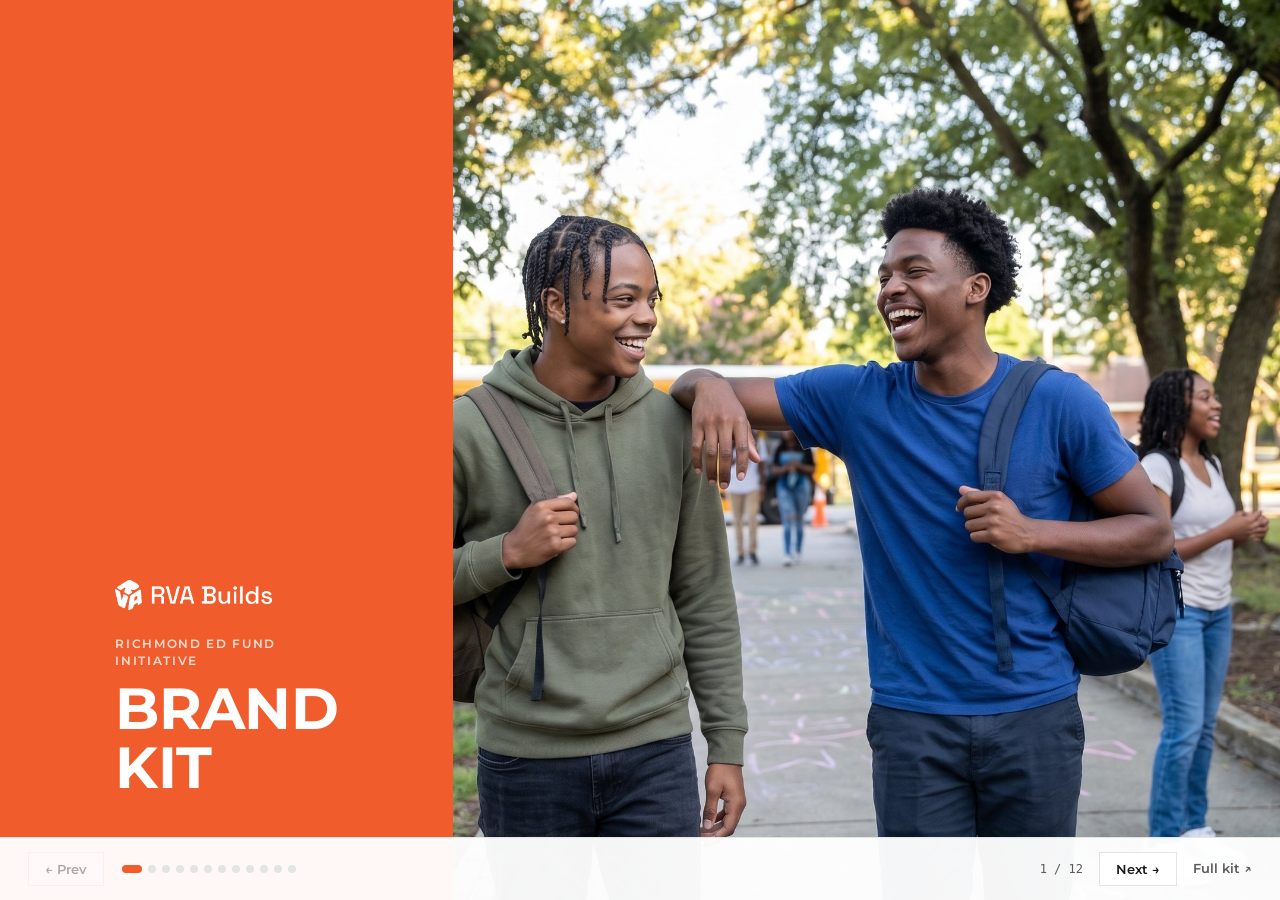
<file: media-kit/slides.html>
<!DOCTYPE html>
<html lang="en">
<head>
<meta charset="UTF-8">
<meta name="viewport" content="width=device-width, initial-scale=1.0">
<title>RVA Builds — Brand Kit (Slideshow)</title>
<meta name="description" content="RVA Builds brand kit, presented as a slideshow: logos, colors, typography, tone &amp; voice, boilerplate, and photography.">
<link rel="preconnect" href="https://fonts.googleapis.com">
<link rel="preconnect" href="https://fonts.gstatic.com" crossorigin>
<link href="https://fonts.googleapis.com/css2?family=Montserrat:wght@500;600;700&family=Lato:wght@400;700&display=swap" rel="stylesheet">
<style>
  :root{
    --accent:#F15C2C; --accent-hover:#D8481F; --accent-blue:#329FE6; --accent-purple:#7A35AE;
    --surface:#FFFFFF; --surface-soft:#F6F6F6; --surface-tint:#FDEDE7;
    --ink:#1A1A1A; --ink-muted:#5A5A5A; --border:#E4E4E4;
    --success:#1F8A4C; --danger:#C0392B;
    --font-display:"Montserrat","Helvetica Neue",Arial,sans-serif;
    --font-body:"Lato","Helvetica Neue",Arial,sans-serif;
    --sidebar-w: 34%;
  }
  *{box-sizing:border-box;margin:0;padding:0}
  html,body{height:100%;overflow:hidden}
  body{font-family:var(--font-body);color:var(--ink);background:var(--ink);line-height:1.4;-webkit-font-smoothing:antialiased}
  h1,h2,h3{font-family:var(--font-display);line-height:1.08;letter-spacing:-.01em}

  .deck{position:relative;width:100vw;height:100vh;overflow:hidden;background:var(--surface)}
  .slide{position:absolute;inset:0;display:flex;opacity:0;visibility:hidden;transition:opacity .35s ease}
  .slide.active{opacity:1;visibility:visible;z-index:1}

  /* ---- template: sidebar + content, used by nearly every slide ---- */
  .sidebar{flex:0 0 var(--sidebar-w);display:flex;flex-direction:column;align-items:center;justify-content:center;text-align:center;padding:6% 7%}
  .sidebar.dark{background:var(--ink);color:#fff}
  .sidebar.light{background:var(--surface-soft);color:var(--ink)}
  .sidebar .kicker{font-family:var(--font-display);font-weight:700;font-size:13px;letter-spacing:.16em;color:var(--accent);margin-bottom:18px}
  .sidebar h2{font-size:clamp(26px,2.6vw,38px);font-weight:700;text-transform:uppercase;margin-bottom:20px}
  .sidebar p{font-size:15px;max-width:30ch;opacity:.72;line-height:1.5}
  .sidebar.dark p{color:#fff}
  .sidebar.light p{color:var(--ink-muted);opacity:1}

  .content{flex:1;display:flex;flex-direction:column;align-items:center;justify-content:center;position:relative;overflow:hidden}
  .content.bg-light{background:var(--surface-soft)}
  .content.bg-white{background:var(--surface)}
  .content.bg-dark{background:var(--ink)}

  /* ---- COVER ---- */
  .cover .sidebar{background:var(--accent);color:#fff;align-items:flex-start;text-align:left;justify-content:flex-end;padding:8% 9%}
  .cover .sidebar img{height:30px;margin-bottom:26px}
  .cover .sidebar .eyebrow{font-family:var(--font-display);font-weight:600;font-size:12px;letter-spacing:.14em;text-transform:uppercase;opacity:.8;margin-bottom:10px}
  .cover .sidebar h1{font-size:clamp(38px,4.6vw,58px);font-weight:700;color:#fff;text-transform:uppercase;line-height:1.02}
  .cover .content{padding:0}
  .cover .content img{width:100%;height:100%;object-fit:cover;display:block}

  /* ---- logo stages ---- */
  .logo-stage{display:flex;align-items:center;justify-content:center;width:100%;height:100%}
  .logo-stage img{max-width:60%;max-height:34%;object-fit:contain}
  .stack-grid{display:grid;grid-template-columns:1fr 1fr;grid-template-rows:1fr 1fr;width:100%;height:100%}
  .stack-cell{display:flex;align-items:center;justify-content:center}
  .stack-cell img{max-width:55%;max-height:60%;object-fit:contain}
  .split-2{display:flex;flex-direction:column;width:100%;height:100%}
  .split-2 .half{flex:1;display:flex;align-items:center;justify-content:center}
  .split-2 .half img{max-width:55%;max-height:44%;object-fit:contain}

  /* ---- stat row (about slide) ---- */
  .stat-wrap{width:82%}
  .stat-row{display:grid;grid-template-columns:repeat(4,1fr);border-top:1px solid var(--border);border-bottom:1px solid var(--border)}
  .stat-cell{padding:26px 20px 26px 0;border-right:1px solid var(--border)}
  .stat-cell:last-child{border-right:none}
  .stat-cell .num{font-family:var(--font-display);font-weight:700;font-size:38px;color:var(--ink)}
  .stat-cell .num .plus{color:var(--accent)}
  .stat-cell .label{font-size:12.5px;color:var(--ink-muted);margin-top:6px;max-width:20ch;line-height:1.35}
  .tagline{margin-top:30px;font-family:var(--font-display);font-weight:600;font-size:20px;text-align:center;max-width:26ch}
  .tagline .accent{color:var(--accent)}

  /* ---- color swatch rows ---- */
  .swatch-list{width:70%;display:flex;flex-direction:column;gap:34px}
  .swatch-row{display:flex;align-items:center;gap:34px}
  .swatch-chip{width:110px;height:70px;flex:none}
  .swatch-meta{display:flex;gap:46px;align-items:baseline}
  .swatch-hex{font-family:var(--font-display);font-weight:700;font-size:19px}
  .swatch-rgb{font-family:ui-monospace,Menlo,Consolas,monospace;font-size:13px;color:var(--ink-muted);line-height:1.7}

  /* ---- typography specimen ---- */
  .type-wrap{width:78%}
  .type-name{font-family:var(--font-display);font-weight:700;font-size:28px;margin-bottom:18px}
  .type-row{display:flex;gap:48px;padding-bottom:34px;margin-bottom:30px;border-bottom:1px solid var(--border)}
  .type-row:last-child{border-bottom:none;margin-bottom:0}
  .type-sample{text-align:center}
  .type-sample .glyph{font-size:32px}
  .type-sample .weight{font-size:12px;color:var(--ink-muted);margin-top:10px}

  /* ---- plain list (voice / usage rules) ---- */
  .plain-list{width:72%;display:flex;flex-direction:column}
  .plain-row{display:flex;gap:28px;align-items:baseline;padding:16px 0;border-bottom:1px solid var(--border)}
  .plain-row:last-child{border-bottom:none}
  .plain-row .trait{font-family:var(--font-display);font-weight:700;font-size:16px;flex:0 0 160px}
  .plain-row .example{font-size:14.5px;color:var(--ink-muted)}

  .two-col-list{width:82%;display:flex;gap:60px}
  .two-col-list .col{flex:1}
  .two-col-list h4{font-family:var(--font-display);font-size:15px;margin-bottom:16px;display:flex;align-items:center;gap:8px}
  .two-col-list ul{list-style:none;display:flex;flex-direction:column;gap:12px}
  .two-col-list li{font-size:13.5px;color:var(--ink-muted);padding-left:22px;position:relative}
  .do li::before{content:"✓";position:absolute;left:0;color:var(--success);font-weight:700}
  .dont li::before{content:"✕";position:absolute;left:0;color:var(--danger);font-weight:700}

  /* ---- quotes (plain rows) ---- */
  .quote-list{width:78%;display:flex;flex-direction:column}
  .quote-row{display:flex;gap:20px;padding:20px 0;border-bottom:1px solid var(--border);align-items:flex-start}
  .quote-row:last-child{border-bottom:none}
  .quote-row img{width:46px;height:46px;object-fit:cover;flex:none}
  .quote-row .qtext{font-size:14px;color:var(--ink);line-height:1.45}
  .quote-row .qwho{font-family:var(--font-display);font-weight:700;font-size:12.5px;margin-top:6px;color:var(--ink-muted)}

  /* ---- photography mosaic ---- */
  .mosaic{width:88%;height:78%;display:grid;grid-template-columns:repeat(4,1fr);grid-template-rows:repeat(2,1fr);gap:10px}
  .mosaic .m1{grid-column:1/3;grid-row:1/3}
  .mosaic img{width:100%;height:100%;object-fit:cover;display:block}

  /* ---- closing ---- */
  .doc-list{width:66%;display:flex;flex-direction:column;gap:10px}
  .doc-list .row{font-size:13.5px;color:var(--ink-muted);display:flex;gap:10px}
  .doc-list code{font-family:ui-monospace,Menlo,Consolas,monospace;font-size:12.5px;background:var(--surface);border:1px solid var(--border);padding:2px 8px}
  .closing-link{margin-top:28px;font-size:13px;color:var(--ink-muted)}
  .closing-link a{color:var(--ink)}

  /* ---- controls ---- */
  .controls{position:fixed;left:0;right:0;bottom:0;z-index:20;display:flex;align-items:center;gap:16px;padding:14px 28px;background:rgba(255,255,255,.96);border-top:1px solid var(--border)}
  .ctrl-btn{font-family:var(--font-display);font-weight:600;font-size:13px;padding:8px 16px;border:1.5px solid var(--border);background:#fff;color:var(--ink);cursor:pointer}
  .ctrl-btn:hover{border-color:var(--accent);color:var(--accent)}
  .ctrl-btn:disabled{opacity:.35;cursor:default}
  .dots{display:flex;gap:6px;flex:1;overflow-x:auto;padding:2px}
  .dot{flex:none;width:8px;height:8px;border-radius:50%;background:var(--border);cursor:pointer;border:none;padding:0}
  .dot.active{background:var(--accent);width:20px;border-radius:4px}
  .counter{font-family:ui-monospace,Menlo,Consolas,monospace;font-size:12px;color:var(--ink-muted);flex:none}
  .fullkit-link{font-family:var(--font-display);font-weight:600;font-size:12.5px;color:var(--ink-muted);text-decoration:none;flex:none}
  .fullkit-link:hover{color:var(--accent)}
</style>
</head>
<body>

<div class="deck" id="deck">

  <!-- SLIDE 1 — COVER -->
  <section class="slide cover active">
    <div class="sidebar">
      <img src="assets/logos/horizontal/rva-builds-logo-light.png" alt="RVA Builds">
      <div class="eyebrow">Richmond Ed Fund Initiative</div>
      <h1>Brand<br>Kit</h1>
    </div>
    <div class="content"><img src="assets/photography/hero-connection.jpg" alt="Two RVA Builds students"></div>
  </section>

  <!-- SLIDE 2 — ABOUT -->
  <section class="slide">
    <div class="sidebar dark">
      <div class="kicker">01</div>
      <h2>What is<br>RVA Builds?</h2>
      <p>RVA Builds connects Richmond Public Schools students with paid, hands-on careers in construction and the skilled trades — before they even graduate. A Richmond Ed Fund initiative, backed by Bloomberg Philanthropies.</p>
    </div>
    <div class="content bg-white">
      <div class="stat-wrap">
        <div class="stat-row">
          <div class="stat-cell"><div class="num">150</div><div class="label">RPS grads aimed at registered apprenticeships in 3 years</div></div>
          <div class="stat-cell"><div class="num">500</div><div class="label">Students in paid trades learning by 2028–29 (goal)</div></div>
          <div class="stat-cell"><div class="num">17</div><div class="label">Partners: schools, the city, business &amp; unions</div></div>
          <div class="stat-cell"><div class="num">120<span class="plus">+</span></div><div class="label">Paid work-based learning hours per student</div></div>
        </div>
      </div>
      <div class="tagline">Build a career in the trades, <span class="accent">before you graduate.</span></div>
    </div>
  </section>

  <!-- SLIDE 4 — REPRODUCTION: FULL COLOR -->
  <section class="slide">
    <div class="sidebar dark">
      <div class="kicker">02</div>
      <h2>Primary Logo<br>Reproduction</h2>
      <p>The primary logo is full color on a white background. Use this version wherever possible.</p>
    </div>
    <div class="content bg-white">
      <div class="logo-stage"><img src="assets/logos/horizontal/rva-builds-logo-dark-color.png" alt="RVA Builds full color logo"></div>
    </div>
  </section>

  <!-- SLIDE 5 — REPRODUCTION: ON DARK / ON COLOR -->
  <section class="slide">
    <div class="sidebar light">
      <div class="kicker">02</div>
      <h2>Logo<br>Variations</h2>
      <p>The logo can also be used on a contextually colored background, as long as there's contrast.</p>
    </div>
    <div class="content">
      <div class="split-2">
        <div class="half" style="background:var(--accent)"><img src="assets/logos/horizontal/rva-builds-logo-light.png" alt="Mono white on coral"></div>
        <div class="half" style="background:var(--ink)"><img src="assets/logos/horizontal/rva-builds-logo-light-color.png" alt="Full color on dark"></div>
      </div>
    </div>
  </section>

  <!-- SLIDE 6 — STACKED LOCKUP -->
  <section class="slide">
    <div class="sidebar dark">
      <div class="kicker">02</div>
      <h2>Stacked<br>Lockup</h2>
      <p>For square or vertical placements — social avatars, signage, mobile headers.</p>
    </div>
    <div class="content">
      <div class="stack-grid">
        <div class="stack-cell" style="background:var(--surface)"><img src="assets/logos/stacked/rva-builds-logo-stacked-dark-color.png" alt="Stacked full color on white"></div>
        <div class="stack-cell" style="background:var(--ink)"><img src="assets/logos/stacked/rva-builds-logo-stacked-light-color.png" alt="Stacked full color on dark"></div>
        <div class="stack-cell" style="background:var(--surface-soft)"><img src="assets/logos/stacked/rva-builds-logo-stacked-dark.png" alt="Stacked mono dark"></div>
        <div class="stack-cell" style="background:var(--accent)"><img src="assets/logos/stacked/rva-builds-logo-stacked-light.png" alt="Stacked mono white"></div>
      </div>
    </div>
  </section>

  <!-- SLIDE 7 — USAGE RULES -->
  <section class="slide">
    <div class="sidebar dark">
      <div class="kicker">02</div>
      <h2>Usage<br>Rules</h2>
      <p>No image or background should ever compete with the mark's clarity, and it must always appear in an approved color combination.</p>
    </div>
    <div class="content bg-white">
      <div class="two-col-list">
        <div class="col">
          <h4>Do</h4>
          <ul class="do">
            <li>Keep clear space equal to the height of the cube icon.</li>
            <li>Use full color on white or photography with a dark overlay.</li>
            <li>Use the white mono mark on coral, purple, blue, or busy photos.</li>
            <li>Scale proportionally — never stretch.</li>
          </ul>
        </div>
        <div class="col">
          <h4>Don't</h4>
          <ul class="dont">
            <li>Don't recolor the cube or crane outside the brand palette.</li>
            <li>Don't place the full-color mark on low-contrast backgrounds.</li>
            <li>Don't add shadows, outlines, or effects to the mark.</li>
            <li>Don't rotate, skew, or crowd the logo.</li>
          </ul>
        </div>
      </div>
    </div>
  </section>

  <!-- SLIDE 8 — MAIN COLORS -->
  <section class="slide">
    <div class="sidebar dark">
      <div class="kicker">03</div>
      <h2>Main<br>Colors</h2>
      <p>These colors represent the identity of RVA Builds — meant to build trust between candidates and employers.</p>
    </div>
    <div class="content bg-white">
      <div class="swatch-list">
        <div class="swatch-row">
          <div class="swatch-chip" style="background:#F15C2C"></div>
          <div class="swatch-meta"><span class="swatch-hex">#F15C2C</span><span class="swatch-rgb">R: 241<br>G: 92<br>B: 44</span><span class="swatch-rgb">Coral — primary / action</span></div>
        </div>
        <div class="swatch-row">
          <div class="swatch-chip" style="background:#329FE6"></div>
          <div class="swatch-meta"><span class="swatch-hex">#329FE6</span><span class="swatch-rgb">R: 50<br>G: 159<br>B: 230</span><span class="swatch-rgb">Blue — employer path</span></div>
        </div>
        <div class="swatch-row">
          <div class="swatch-chip" style="background:#7A35AE"></div>
          <div class="swatch-meta"><span class="swatch-hex">#7A35AE</span><span class="swatch-rgb">R: 122<br>G: 53<br>B: 174</span><span class="swatch-rgb">Purple — candidate path</span></div>
        </div>
      </div>
    </div>
  </section>

  <!-- SLIDE 9 — SECONDARY COLORS -->
  <section class="slide">
    <div class="sidebar dark">
      <div class="kicker">03</div>
      <h2>Secondary<br>Colors</h2>
      <p>These create contrast against the main palette and should be used sparingly, for text, surfaces, and system states.</p>
    </div>
    <div class="content bg-white">
      <div class="swatch-list">
        <div class="swatch-row">
          <div class="swatch-chip" style="background:#1A1A1A"></div>
          <div class="swatch-meta"><span class="swatch-hex">#1A1A1A</span><span class="swatch-rgb">Ink — body text</span></div>
        </div>
        <div class="swatch-row">
          <div class="swatch-chip" style="background:#F6F6F6;border:1px solid #E4E4E4"></div>
          <div class="swatch-meta"><span class="swatch-hex">#F6F6F6</span><span class="swatch-rgb">Surface Soft — alt sections</span></div>
        </div>
        <div class="swatch-row">
          <div class="swatch-chip" style="background:#1F8A4C"></div>
          <div class="swatch-meta"><span class="swatch-hex">#1F8A4C</span><span class="swatch-rgb">Success</span></div>
        </div>
        <div class="swatch-row">
          <div class="swatch-chip" style="background:#C0392B"></div>
          <div class="swatch-meta"><span class="swatch-hex">#C0392B</span><span class="swatch-rgb">Danger</span></div>
        </div>
      </div>
    </div>
  </section>

  <!-- SLIDE 10 — TYPOGRAPHY -->
  <section class="slide">
    <div class="sidebar dark">
      <div class="kicker">04</div>
      <h2>Typography</h2>
      <p>Two contrasting typefaces: Montserrat for headlines, Lato for body. Both are standard Google Workspace fonts. Weights can vary, as long as the text stays legible.</p>
    </div>
    <div class="content bg-white">
      <div class="type-wrap">
        <div class="type-name" style="font-family:var(--font-display)">Montserrat</div>
        <div class="type-row">
          <div class="type-sample"><div class="glyph" style="font-family:var(--font-display);font-weight:500">Aa</div><div class="weight">Medium</div></div>
          <div class="type-sample"><div class="glyph" style="font-family:var(--font-display);font-weight:600">Aa</div><div class="weight">SemiBold</div></div>
          <div class="type-sample"><div class="glyph" style="font-family:var(--font-display);font-weight:700">Aa</div><div class="weight">Bold</div></div>
        </div>
        <div class="type-name" style="font-family:var(--font-body)">Lato</div>
        <div class="type-row">
          <div class="type-sample"><div class="glyph" style="font-family:var(--font-body);font-weight:400">Aa</div><div class="weight">Regular</div></div>
          <div class="type-sample"><div class="glyph" style="font-family:var(--font-body);font-weight:700">Aa</div><div class="weight">Bold</div></div>
        </div>
      </div>
    </div>
  </section>

  <!-- SLIDE 11 — TONE & VOICE -->
  <section class="slide">
    <div class="sidebar dark">
      <div class="kicker">05</div>
      <h2>Tone &amp;<br>Voice</h2>
      <p>Hopeful, trustworthy, civic, warm, data-informed, editorial.</p>
    </div>
    <div class="content bg-white">
      <div class="plain-list">
        <div class="plain-row"><span class="trait">Hopeful</span><span class="example">"A choice-filled life is the standard."</span></div>
        <div class="plain-row"><span class="trait">Trustworthy</span><span class="example">"500 students, 17 partners, by 2028–29."</span></div>
        <div class="plain-row"><span class="trait">Civic</span><span class="example">"Right here in Richmond, Virginia."</span></div>
        <div class="plain-row"><span class="trait">Warm</span><span class="example">"A student earning a paycheck and a future."</span></div>
        <div class="plain-row"><span class="trait">Data-informed</span><span class="example">"$23/hour minimum after graduation."</span></div>
        <div class="plain-row"><span class="trait">Editorial</span><span class="example">Full sentences, active voice, real quotes.</span></div>
      </div>
    </div>
  </section>

  <!-- SLIDE 12 — QUOTES -->
  <section class="slide">
    <div class="sidebar dark">
      <div class="kicker">06</div>
      <h2>Voices &amp;<br>Leadership</h2>
      <p>Approved leadership quotes, paired with headshots for editorial and press use.</p>
    </div>
    <div class="content bg-white">
      <div class="quote-list">
        <div class="quote-row">
          <img src="assets/people/jason-kamras.jpg" alt="Jason Kamras">
          <div><div class="qtext">"Our students deserve to graduate with real options. A choice-filled life is not a slogan; it's a standard we hold ourselves to."</div><div class="qwho">Jason Kamras — Superintendent, Richmond Public Schools</div></div>
        </div>
        <div class="quote-row">
          <img src="assets/people/danny-avula.jpg" alt="Danny Avula">
          <div><div class="qtext">"By building direct pipelines from the classroom to local employers, we ensure young people have a clear path to stable careers."</div><div class="qwho">Danny Avula — Mayor of Richmond</div></div>
        </div>
        <div class="quote-row">
          <img src="assets/people/taikein-cooper.jpg" alt="Taikein Cooper">
          <div><div class="qtext">"Too many of our students leave high school without a real path to a career that can support a family. RVA Builds changes that."</div><div class="qwho">Taikein Cooper — CEO, Richmond Ed Fund</div></div>
        </div>
      </div>
    </div>
  </section>

  <!-- SLIDE 13 — PHOTOGRAPHY -->
  <section class="slide">
    <div class="sidebar dark">
      <div class="kicker">07</div>
      <h2>Photography</h2>
      <p>Every photo used in RVA Builds materials should show real working people, with genuine range in age, background, and trade.</p>
      <p style="margin-top:16px">Stock imagery and illustration should not be used.</p>
    </div>
    <div class="content bg-white">
      <div class="mosaic">
        <div class="m1"><img src="assets/photography/hero-connection.jpg" alt="Connection"></div>
        <img src="assets/photography/day-one-2024.jpg" alt="Day One 2024">
        <img src="assets/photography/tj-grad.jpg" alt="TJ Graduation">
        <img src="assets/photography/teacher-orientation.jpg" alt="Teacher Orientation">
        <img src="assets/photography/mission-tomorrow.jpg" alt="Mission Tomorrow">
        <img src="assets/photography/rps-shines-event.jpg" alt="RPS Shines">
      </div>
    </div>
  </section>


</div>

<div class="controls">
  <button class="ctrl-btn" id="prevBtn" aria-label="Previous slide">← Prev</button>
  <div class="dots" id="dots"></div>
  <span class="counter" id="counter">1 / 13</span>
  <button class="ctrl-btn" id="nextBtn" aria-label="Next slide">Next →</button>
  <a class="fullkit-link" href="index.html">Full kit ↗</a>
</div>

<script>
  const slides = Array.from(document.querySelectorAll('.slide'));
  const dotsEl = document.getElementById('dots');
  const counterEl = document.getElementById('counter');
  const prevBtn = document.getElementById('prevBtn');
  const nextBtn = document.getElementById('nextBtn');
  let idx = 0;

  slides.forEach((_, i) => {
    const d = document.createElement('button');
    d.className = 'dot' + (i === 0 ? ' active' : '');
    d.setAttribute('aria-label', 'Go to slide ' + (i + 1));
    d.addEventListener('click', () => go(i));
    dotsEl.appendChild(d);
  });
  const dots = Array.from(dotsEl.children);

  function render() {
    slides.forEach((s, i) => s.classList.toggle('active', i === idx));
    dots.forEach((d, i) => d.classList.toggle('active', i === idx));
    counterEl.textContent = (idx + 1) + ' / ' + slides.length;
    prevBtn.disabled = idx === 0;
    nextBtn.disabled = idx === slides.length - 1;
  }
  function go(i) {
    idx = Math.max(0, Math.min(slides.length - 1, i));
    render();
  }

  prevBtn.addEventListener('click', () => go(idx - 1));
  nextBtn.addEventListener('click', () => go(idx + 1));

  window.addEventListener('keydown', (e) => {
    if (['ArrowRight', 'PageDown', ' '].includes(e.key)) { go(idx + 1); e.preventDefault(); }
    if (['ArrowLeft', 'PageUp'].includes(e.key)) { go(idx - 1); e.preventDefault(); }
    if (e.key === 'Home') { go(0); e.preventDefault(); }
    if (e.key === 'End') { go(slides.length - 1); e.preventDefault(); }
  });

  let touchStartX = null;
  window.addEventListener('touchstart', (e) => { touchStartX = e.touches[0].clientX; });
  window.addEventListener('touchend', (e) => {
    if (touchStartX === null) return;
    const dx = e.changedTouches[0].clientX - touchStartX;
    if (Math.abs(dx) > 50) go(idx + (dx < 0 ? 1 : -1));
    touchStartX = null;
  });

  render();
</script>

</body>
</html>
</file>
